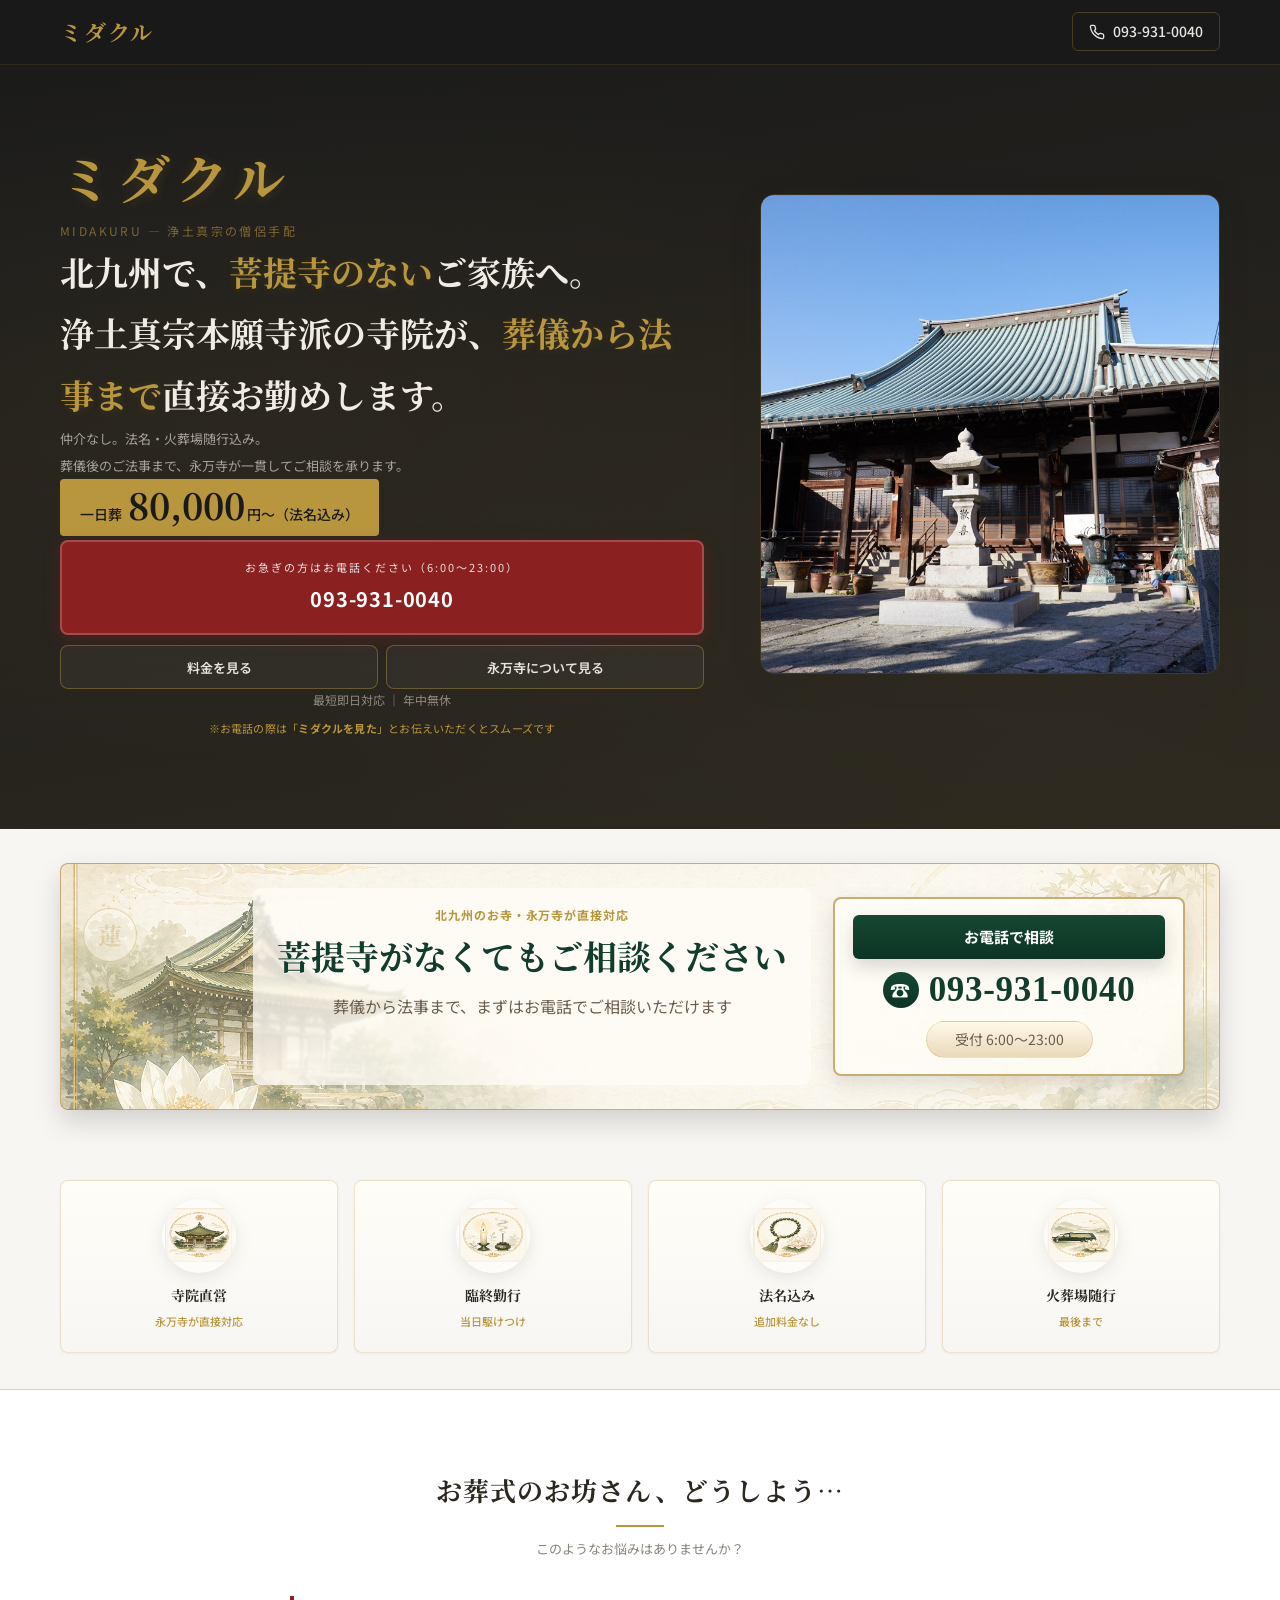
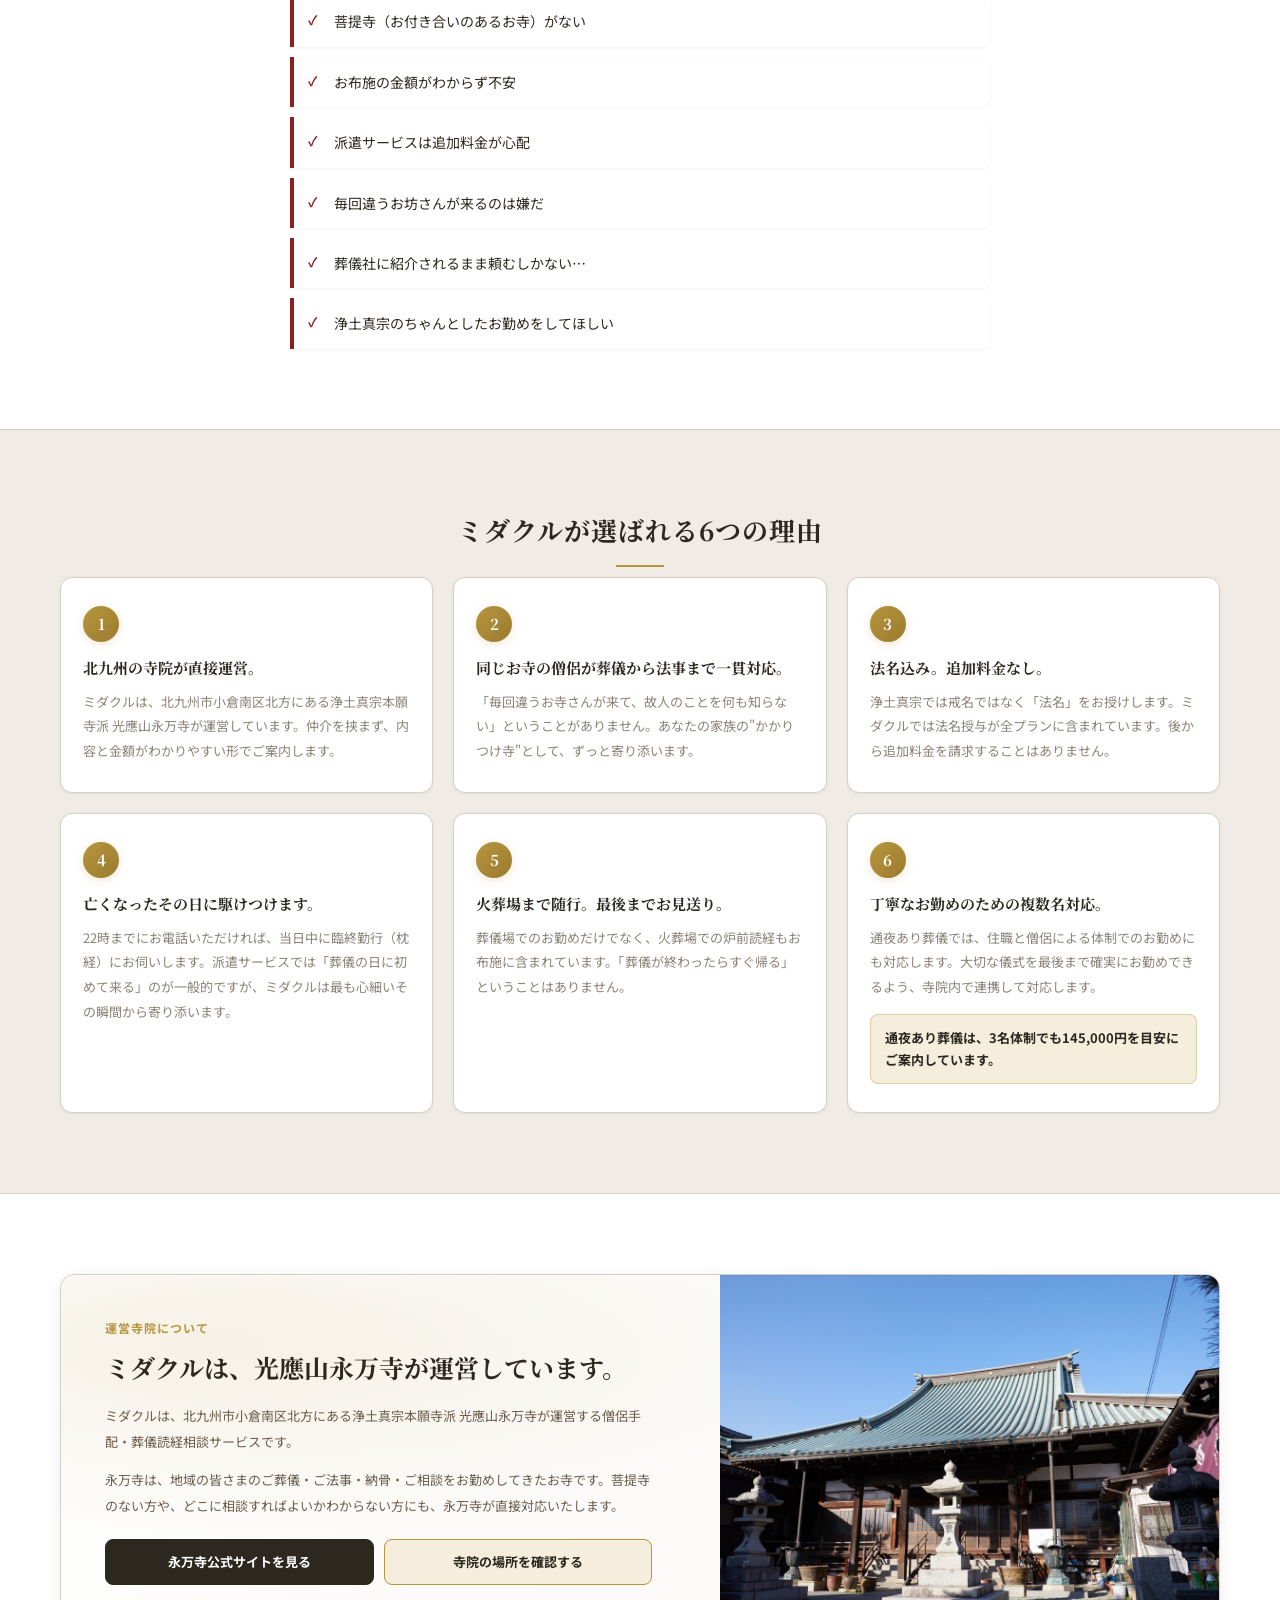
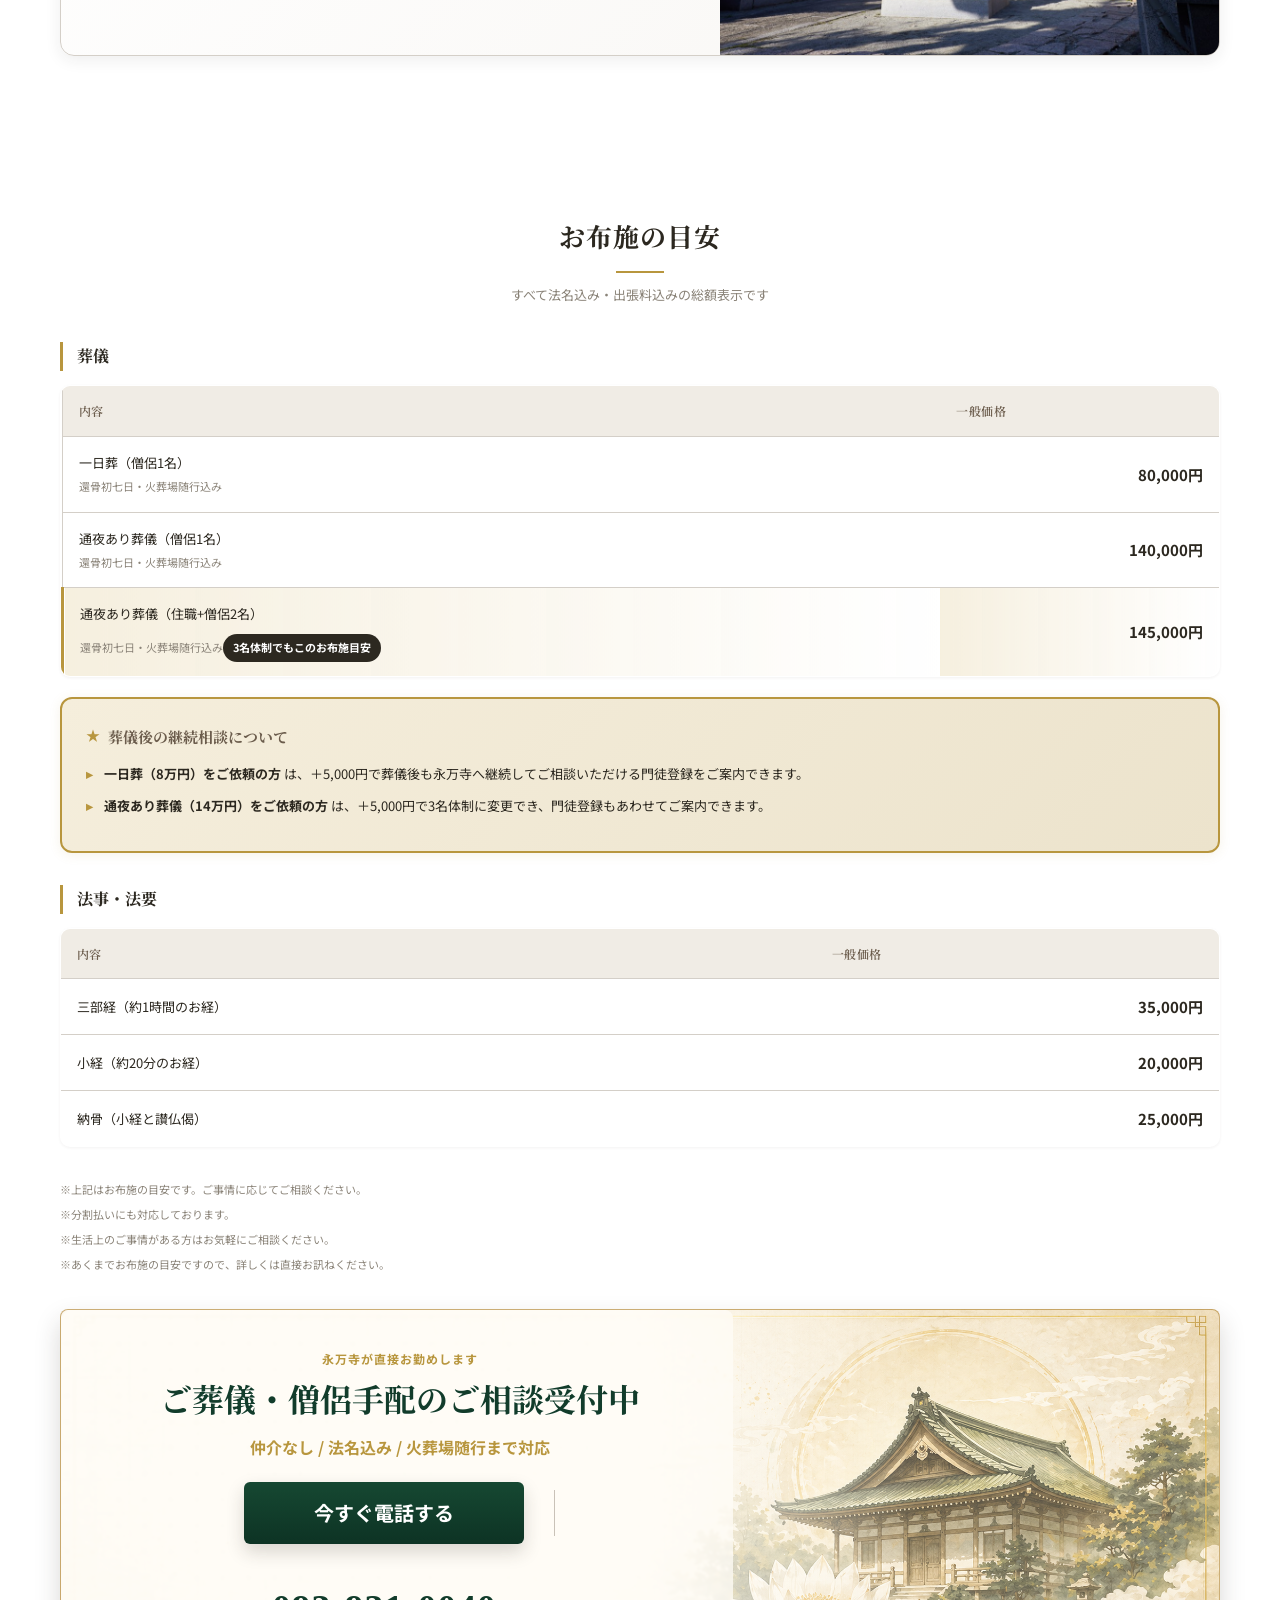
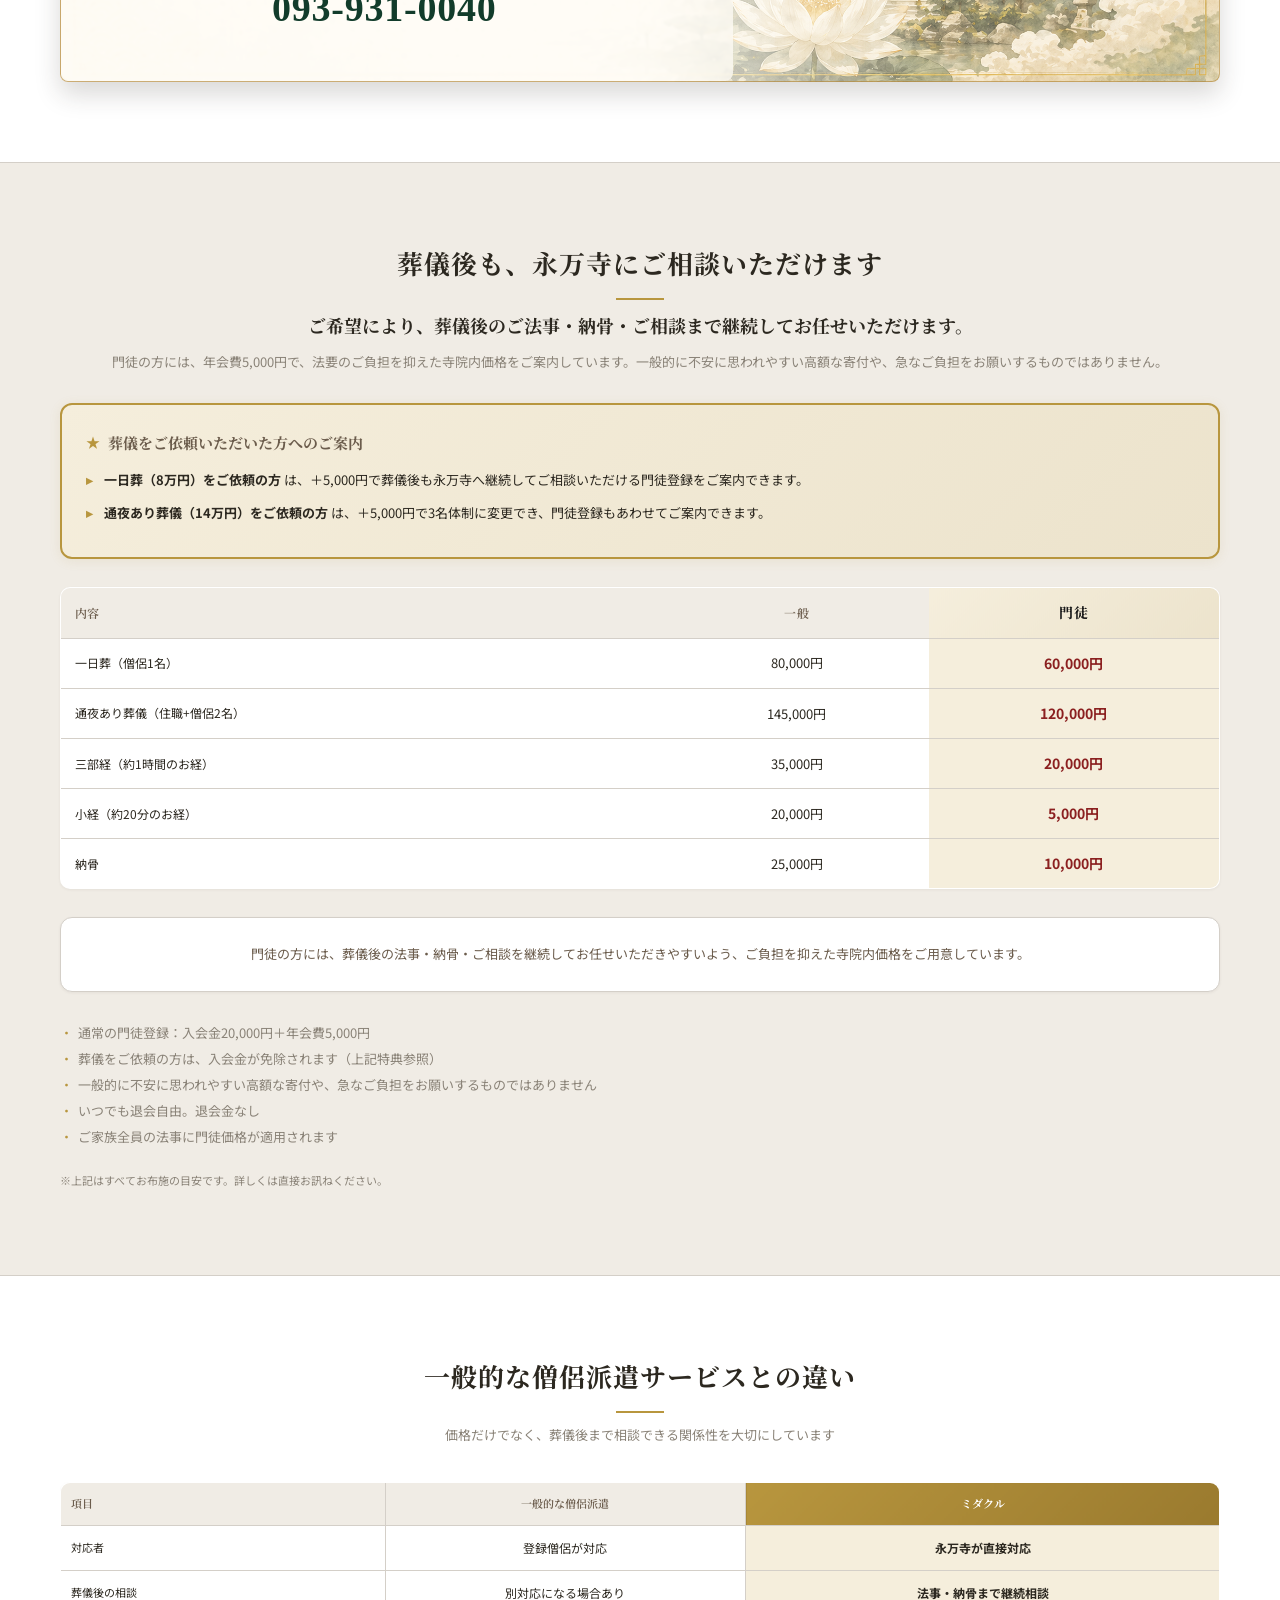
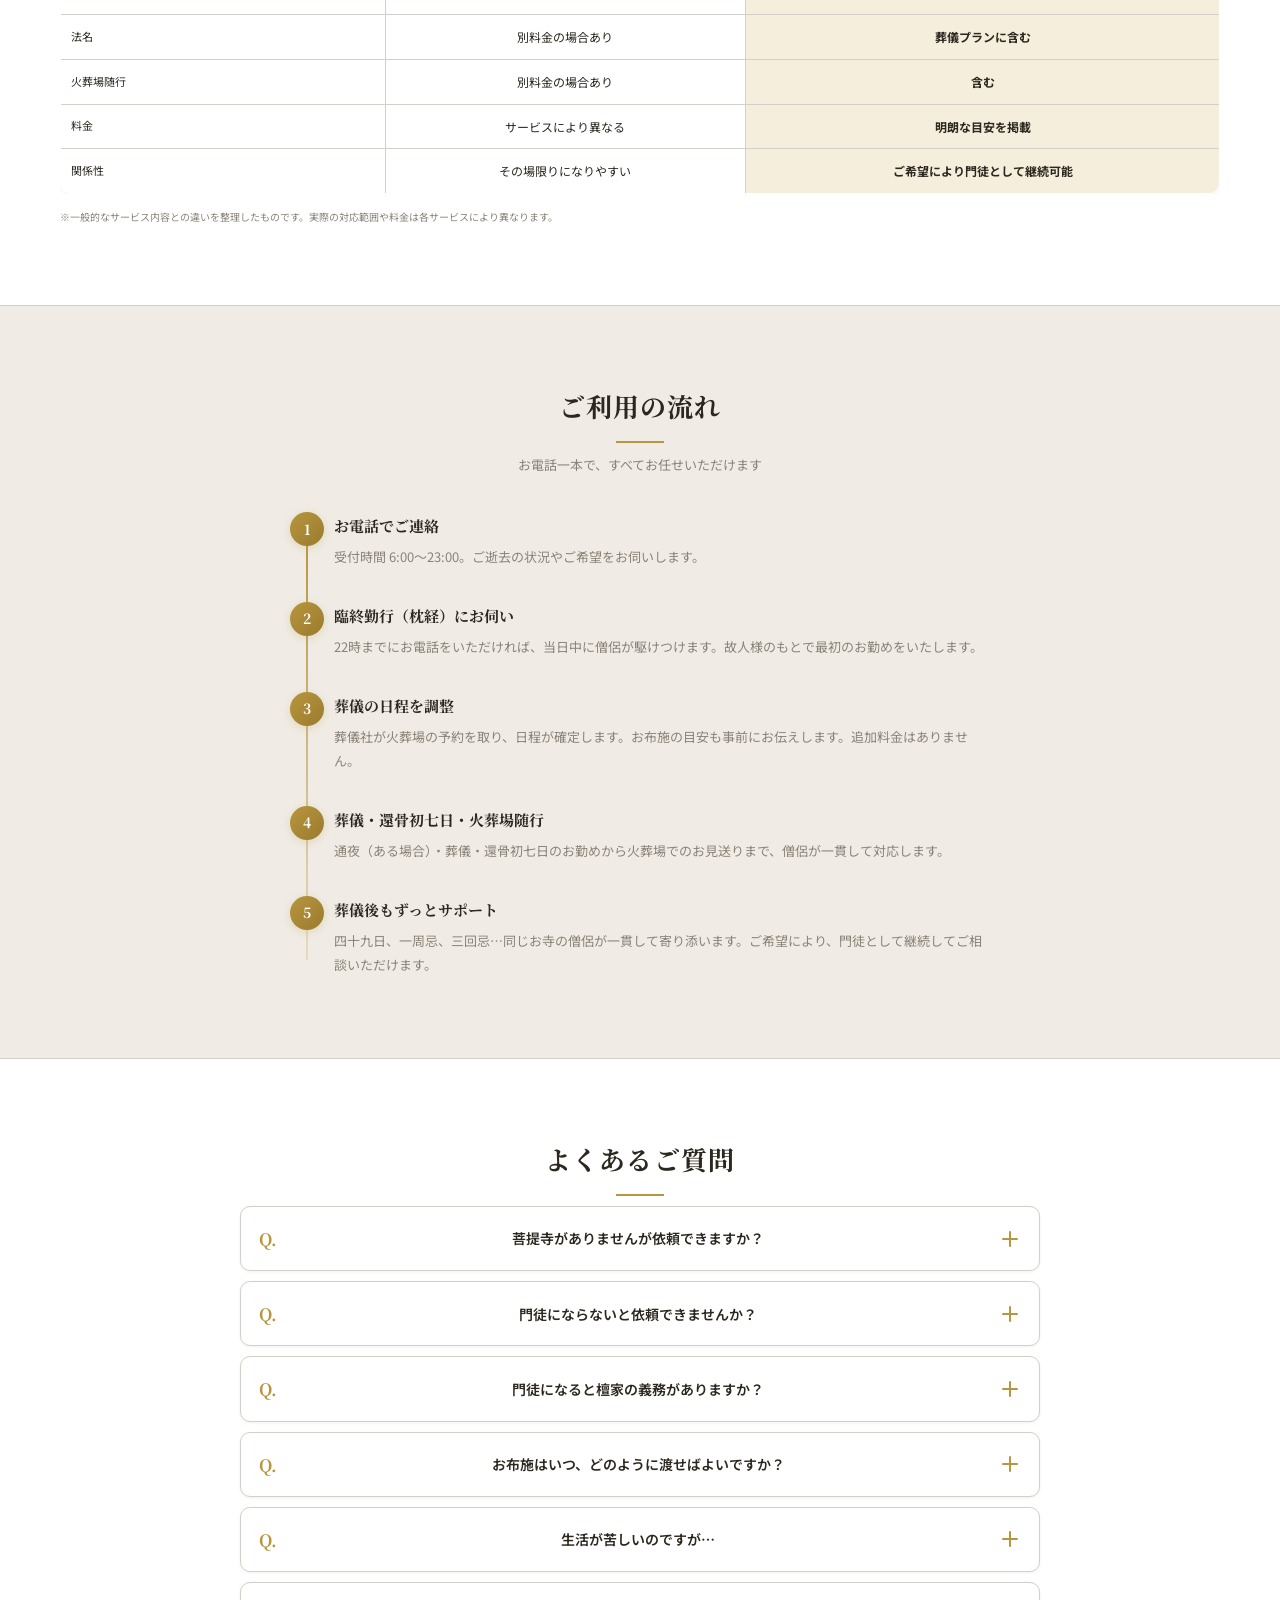
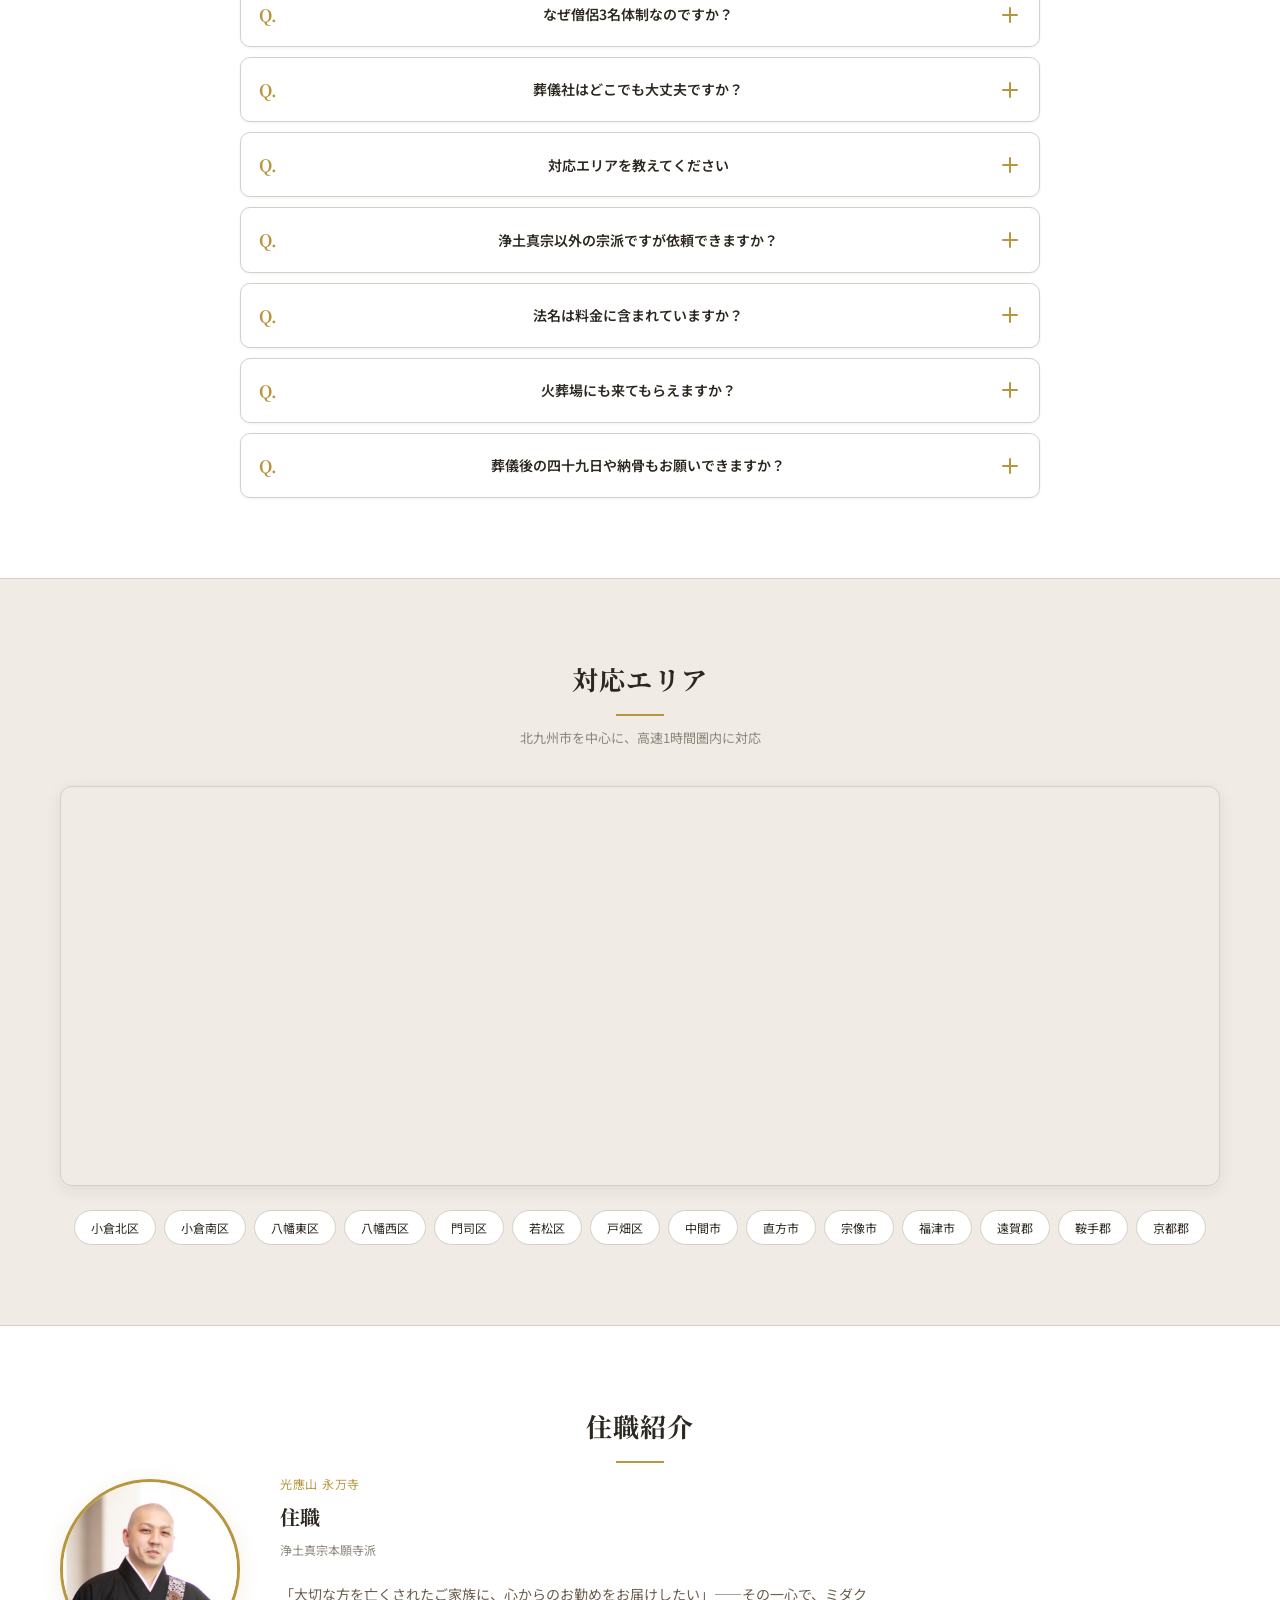
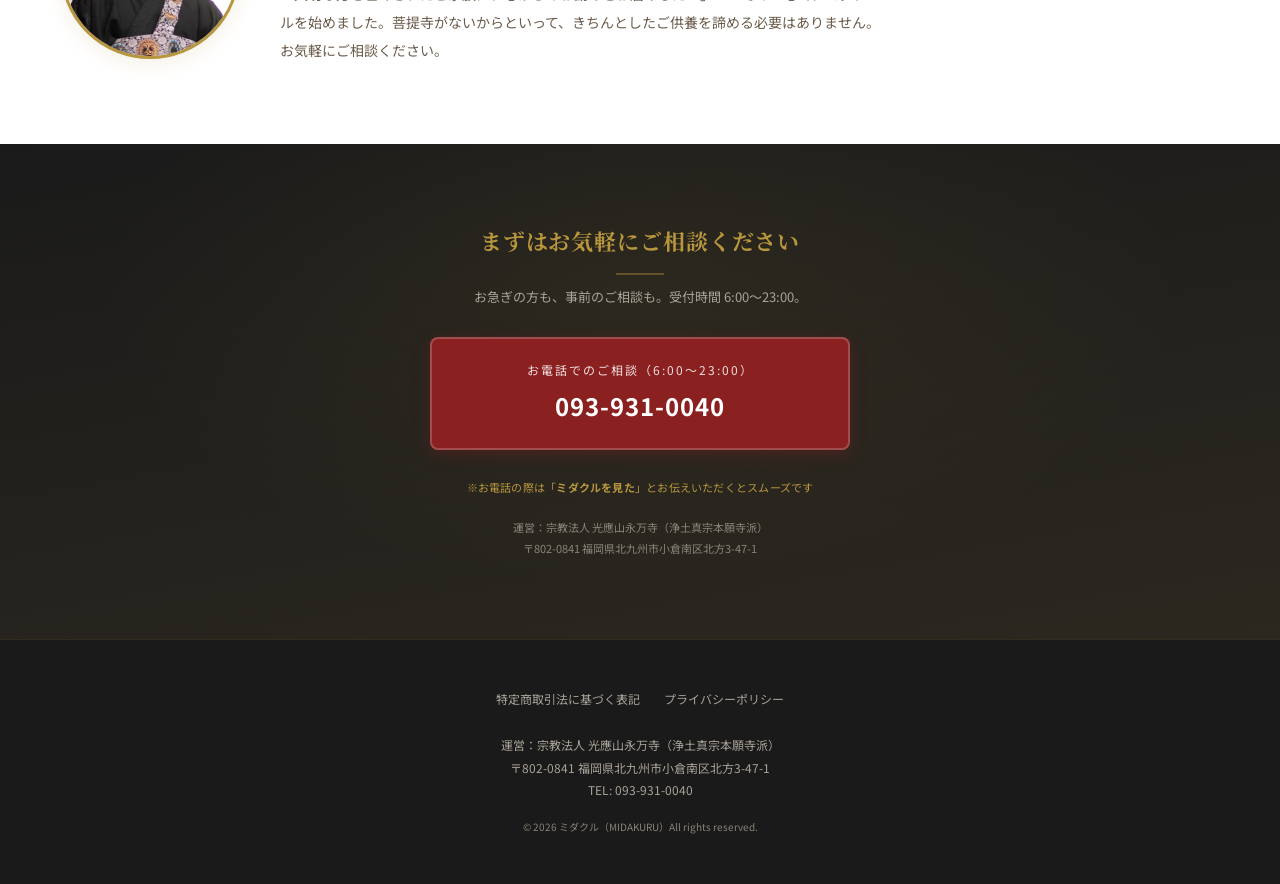
<file: index.html>
<!DOCTYPE html>
<html lang="ja">
<head>
  <meta charset="UTF-8">
  <meta name="viewport" content="width=device-width, initial-scale=1.0">

  <!-- GTM (head) -->
  <script>(function(w,d,s,l,i){w[l]=w[l]||[];w[l].push({'gtm.start':
  new Date().getTime(),event:'gtm.js'});var f=d.getElementsByTagName(s)[0],
  j=d.createElement(s),dl=l!='dataLayer'?'&l='+l:'';j.async=true;j.src=
  'https://www.googletagmanager.com/gtm.js?id='+i+dl;f.parentNode.insertBefore(j,f);
  })(window,document,'script','dataLayer','GTM-PJLS8CJ9');</script>

  <!-- GA4 -->
  <script async src="https://www.googletagmanager.com/gtag/js?id=G-Y7WQJVZDSZ"></script>
  <script>
  window.dataLayer = window.dataLayer || [];
  function gtag(){dataLayer.push(arguments);}
  gtag('js', new Date());
  gtag('config', 'G-Y7WQJVZDSZ');
  </script>

  <title>ミダクル | 北九州で菩提寺がない方の葬儀読経相談 — 永万寺が直接対応</title>
  <meta name="description" content="北九州市小倉南区の浄土真宗本願寺派寺院・光應山永万寺が運営する葬儀読経相談サービス。一日葬8万円〜、法名込み・火葬場随行込み。受付時間6:00〜23:00。">
  <meta name="keywords" content="僧侶派遣,北九州,お坊さん,葬儀,法事,浄土真宗,本願寺派,一日葬,家族葬,お布施">

  <!-- OGP -->
  <meta property="og:title" content="ミダクル | 北九州の僧侶手配サービス">
  <meta property="og:description" content="北九州の実在寺院・永万寺が直接対応。法名込み・火葬場随行込み。葬儀後のご法事までご相談いただけます。">
  <meta property="og:image" content="https://midakuru.jp/images/ogp.jpg">
  <meta property="og:url" content="https://midakuru.jp/">
  <meta property="og:type" content="website">
  <meta property="og:locale" content="ja_JP">

  <!-- Canonical -->
  <link rel="canonical" href="https://midakuru.jp/">

  <!-- Favicon -->
  <link rel="icon" href="/favicon.svg" type="image/svg+xml">

  <!-- Fonts -->
  <link rel="preconnect" href="https://fonts.googleapis.com">
  <link rel="preconnect" href="https://fonts.gstatic.com" crossorigin>
  <link href="https://fonts.googleapis.com/css2?family=Noto+Sans+JP:wght@400;500;600;700&family=Noto+Serif+JP:wght@400;700&display=swap" rel="stylesheet">

  <!-- Styles -->
  <link rel="stylesheet" href="css/style.css">

  <!-- JSON-LD: LocalBusiness -->
  <script type="application/ld+json">
  {
    "@context": "https://schema.org",
    "@type": ["LocalBusiness", "ReligiousOrganization"],
    "name": "ミダクル（MIDAKURU）",
    "description": "北九州市小倉南区の浄土真宗本願寺派寺院・光應山永万寺が運営する葬儀読経相談サービス",
    "url": "https://midakuru.jp",
    "telephone": "093-931-0040",
    "address": {
      "@type": "PostalAddress",
      "streetAddress": "北方3-47-1",
      "addressLocality": "北九州市小倉南区",
      "addressRegion": "福岡県",
      "postalCode": "802-0841",
      "addressCountry": "JP"
    },
    "openingHours": "Mo-Su 06:00-23:00",
    "openingHoursSpecification": {
      "@type": "OpeningHoursSpecification",
      "dayOfWeek": ["Monday","Tuesday","Wednesday","Thursday","Friday","Saturday","Sunday"],
      "opens": "06:00",
      "closes": "23:00"
    },
    "parentOrganization": {
      "@type": "BuddhistTemple",
      "name": "光應山 永万寺"
    },
    "areaServed": [
      {"@type": "City", "name": "北九州市"},
      {"@type": "City", "name": "中間市"},
      {"@type": "City", "name": "直方市"},
      {"@type": "City", "name": "宗像市"},
      {"@type": "City", "name": "福津市"},
      {"@type": "AdministrativeArea", "name": "京都郡"}
    ]
  }
  </script>

  <!-- JSON-LD: Service -->
  <script type="application/ld+json">
  {
    "@context": "https://schema.org",
    "@type": "Service",
    "serviceType": "葬儀読経相談・僧侶手配",
    "provider": {
      "@type": "ReligiousOrganization",
      "name": "ミダクル（MIDAKURU）"
    },
    "areaServed": "北九州市",
    "hasOfferCatalog": {
      "@type": "OfferCatalog",
      "name": "葬儀プラン",
      "itemListElement": [
        {
          "@type": "Offer",
          "name": "一日葬（僧侶1名）",
          "description": "還骨初七日・火葬場随行込み。法名込み。",
          "price": "80000",
          "priceCurrency": "JPY"
        },
        {
          "@type": "Offer",
          "name": "通夜あり葬儀（僧侶1名）",
          "description": "還骨初七日・火葬場随行込み。法名込み。",
          "price": "140000",
          "priceCurrency": "JPY"
        },
        {
          "@type": "Offer",
          "name": "通夜あり葬儀（住職+僧侶2名）",
          "description": "還骨初七日・火葬場随行込み。法名込み。3名体制。",
          "price": "145000",
          "priceCurrency": "JPY"
        }
      ]
    }
  }
  </script>

  <!-- JSON-LD: FAQPage -->
  <script type="application/ld+json">
  {
    "@context": "https://schema.org",
    "@type": "FAQPage",
    "mainEntity": [
      {
        "@type": "Question",
        "name": "菩提寺がありませんが依頼できますか？",
        "acceptedAnswer": {
          "@type": "Answer",
          "text": "はい。菩提寺のない方、どこに相談すればよいかわからない方もご相談いただけます。"
        }
      },
      {
        "@type": "Question",
        "name": "門徒にならないと依頼できませんか？",
        "acceptedAnswer": {
          "@type": "Answer",
          "text": "いいえ、門徒でなくても一般価格でご依頼いただけます。門徒登録は任意です。強制は一切ありません。"
        }
      },
      {
        "@type": "Question",
        "name": "門徒になると檀家の義務がありますか？",
        "acceptedAnswer": {
          "@type": "Answer",
          "text": "一般的に不安に思われやすい高額な寄付や、急なご負担をお願いするものではありません。"
        }
      },
      {
        "@type": "Question",
        "name": "お布施はいつ、どのように渡せばよいですか？",
        "acceptedAnswer": {
          "@type": "Answer",
          "text": "当日にお渡しいただくか、後日のお振込みでも結構です。分割払いにもご対応しております。"
        }
      },
      {
        "@type": "Question",
        "name": "生活が苦しいのですが…",
        "acceptedAnswer": {
          "@type": "Answer",
          "text": "ご事情をお聞かせください。金額のご相談や分割払いにも対応しております。お布施の金額で供養の質が変わることはありません。"
        }
      },
      {
        "@type": "Question",
        "name": "なぜ僧侶3名体制なのですか？",
        "acceptedAnswer": {
          "@type": "Answer",
          "text": "お葬式は一生に一度きりの大切な儀式です。もし読経の途中で僧侶が体調を崩したら、そのお葬式はやり直しがききません。大切な方の葬儀を確実に執り行えるよう、永万寺では3名体制でお勤めを行っています。丁寧さだけでなく「必ずお葬式を最後までやり遂げる」ための備えでもあります。"
        }
      },
      {
        "@type": "Question",
        "name": "葬儀社はどこでも大丈夫ですか？",
        "acceptedAnswer": {
          "@type": "Answer",
          "text": "はい、どの葬儀社をお使いでも対応いたします。葬儀場、ご自宅、火葬場どこへでもお伺いします。"
        }
      },
      {
        "@type": "Question",
        "name": "対応エリアを教えてください",
        "acceptedAnswer": {
          "@type": "Answer",
          "text": "北九州市全域（小倉北区・小倉南区・八幡東区・八幡西区・門司区・若松区・戸畑区）、中間市、直方市、宗像市、福津市、遠賀郡、鞍手郡、京都郡に対応しています。"
        }
      },
      {
        "@type": "Question",
        "name": "浄土真宗以外の宗派ですが依頼できますか？",
        "acceptedAnswer": {
          "@type": "Answer",
          "text": "お勤め自体は浄土真宗本願寺派の作法で行います。宗派にこだわりがなければ、どなたでもご利用いただけます。"
        }
      },
      {
        "@type": "Question",
        "name": "法名は料金に含まれていますか？",
        "acceptedAnswer": {
          "@type": "Answer",
          "text": "はい。葬儀プランには法名を含めてご案内しています。"
        }
      },
      {
        "@type": "Question",
        "name": "火葬場にも来てもらえますか？",
        "acceptedAnswer": {
          "@type": "Answer",
          "text": "はい。対応エリア内では、火葬場でのお勤めも含めてご案内しています。"
        }
      },
      {
        "@type": "Question",
        "name": "葬儀後の四十九日や納骨もお願いできますか？",
        "acceptedAnswer": {
          "@type": "Answer",
          "text": "はい。葬儀後のご法事・納骨・年忌法要まで継続してご相談いただけます。"
        }
      }
    ]
  }
  </script>
</head>
<body>
  <!-- GTM (noscript) -->
  <noscript><iframe src="https://www.googletagmanager.com/ns.html?id=GTM-PJLS8CJ9"
  height="0" width="0" style="display:none;visibility:hidden"></iframe></noscript>

  <!-- ========== Header ========== -->
  <header class="header">
    <div class="container">
      <a href="#" class="header__brand">ミダクル</a>
      <a href="tel:093-931-0040" class="header__phone">
        <svg class="header__phone-icon" viewBox="0 0 24 24" fill="none" stroke="currentColor" stroke-width="2" stroke-linecap="round" stroke-linejoin="round"><path d="M22 16.92v3a2 2 0 0 1-2.18 2 19.79 19.79 0 0 1-8.63-3.07 19.5 19.5 0 0 1-6-6 19.79 19.79 0 0 1-3.07-8.67A2 2 0 0 1 4.11 2h3a2 2 0 0 1 2 1.72c.127.96.361 1.903.7 2.81a2 2 0 0 1-.45 2.11L8.09 9.91a16 16 0 0 0 6 6l1.27-1.27a2 2 0 0 1 2.11-.45c.907.339 1.85.573 2.81.7A2 2 0 0 1 22 16.92z"/></svg>
        093-931-0040
      </a>
    </div>
  </header>

  <!-- ========== 1. Hero ========== -->
  <section class="hero" id="top">
    <div class="container">
      <div class="hero__content">
        <div class="hero__brand">ミダクル</div>
        <div class="hero__sub-brand">MIDAKURU — 浄土真宗の僧侶手配</div>

        <h1 class="hero__copy">
          北九州で、<span class="gold">菩提寺のない</span>ご家族へ。<br>
          浄土真宗本願寺派の寺院が、<span class="gold">葬儀から法事まで</span>直接お勤めします。
        </h1>

        <p class="hero__desc">
          仲介なし。法名・火葬場随行込み。<br>
          葬儀後のご法事まで、永万寺が一貫してご相談を承ります。
        </p>

        <div class="hero__badge">
          <span class="hero__badge-label">一日葬</span>
          <span class="hero__badge-price">80,000</span>
          <span class="hero__badge-unit">円〜（法名込み）</span>
        </div>

        <div class="hero__cta-wrap">
          <a href="tel:093-931-0040" class="btn-phone">
            <span class="btn-phone__label">お急ぎの方はお電話ください（6:00〜23:00）</span>
            <span class="btn-phone__number">093-931-0040</span>
          </a>
          <div class="hero__link-row">
            <a href="#price-funeral">料金を見る</a>
            <a href="#temple">永万寺について見る</a>
          </div>
        </div>

        <p class="hero__hours">最短即日対応 ｜ 年中無休</p>
        <p class="cta-note">※お電話の際は「<strong>ミダクルを見た</strong>」とお伝えいただくとスムーズです</p>
      </div>

      <div class="hero__image">
        <img src="images/hero-bg.jpg" alt="光應山 永万寺" width="1200" height="800" loading="eager">
      </div>
    </div>
  </section>

  <!-- ========== Motion Banner A ========== -->
  <section class="motion-banner-section" data-reveal>
    <div class="container">
      <div class="motion-banner motion-banner--hero" aria-label="ミダクル 電話相談バナー">
        <div class="motion-banner__art" aria-hidden="true">
          <div class="motion-banner__cloud motion-banner__cloud--one"></div>
          <div class="motion-banner__cloud motion-banner__cloud--two"></div>
          <div class="temple-illust">
            <div class="temple-illust__roof"></div>
            <div class="temple-illust__body"></div>
            <div class="temple-illust__base"></div>
          </div>
          <div class="lotus-mark">蓮</div>
        </div>
        <div class="motion-banner__copy">
          <p class="motion-banner__eyebrow">北九州のお寺・永万寺が直接対応</p>
          <h2 class="motion-banner__headline">菩提寺がなくてもご相談ください</h2>
          <p class="motion-banner__text">葬儀から法事まで、まずはお電話でご相談いただけます</p>
          <div class="motion-banner__rotator" aria-hidden="true">
            <span>法名込み</span>
            <span>火葬場随行込み</span>
            <span>葬儀後の法事まで相談可</span>
          </div>
        </div>
        <a href="tel:093-931-0040" class="motion-banner__phone-panel">
          <span class="motion-banner__phone-label">お電話で相談</span>
          <strong class="motion-banner__phone-number">093-931-0040</strong>
          <span class="motion-banner__hours">受付 6:00〜23:00</span>
        </a>
      </div>
    </div>
  </section>

  <!-- ========== 2. Trust Bar ========== -->
  <section class="trust-bar" data-reveal>
    <div class="container">
      <div class="trust-bar__grid">
        <div class="trust-bar__item">
          <div class="trust-bar__icon trust-bar__icon--temple" aria-hidden="true"></div>
          <div class="trust-bar__title">寺院直営</div>
          <div class="trust-bar__text">永万寺が直接対応</div>
        </div>
        <div class="trust-bar__item">
          <div class="trust-bar__icon trust-bar__icon--candle" aria-hidden="true"></div>
          <div class="trust-bar__title">臨終勤行</div>
          <div class="trust-bar__text">当日駆けつけ</div>
        </div>
        <div class="trust-bar__item">
          <div class="trust-bar__icon trust-bar__icon--beads" aria-hidden="true"></div>
          <div class="trust-bar__title">法名込み</div>
          <div class="trust-bar__text">追加料金なし</div>
        </div>
        <div class="trust-bar__item">
          <div class="trust-bar__icon trust-bar__icon--hearse" aria-hidden="true"></div>
          <div class="trust-bar__title">火葬場随行</div>
          <div class="trust-bar__text">最後まで</div>
        </div>
      </div>
    </div>
  </section>

  <!-- ========== 3. Pain Points ========== -->
  <section class="section section--white" data-reveal>
    <div class="container">
      <h2 class="section-title">お葬式のお坊さん、どうしよう…</h2>
      <p class="section-subtitle">このようなお悩みはありませんか？</p>

      <div class="pain__list">
        <div class="pain__item">菩提寺（お付き合いのあるお寺）がない</div>
        <div class="pain__item">お布施の金額がわからず不安</div>
        <div class="pain__item">派遣サービスは追加料金が心配</div>
        <div class="pain__item">毎回違うお坊さんが来るのは嫌だ</div>
        <div class="pain__item">葬儀社に紹介されるまま頼むしかない…</div>
        <div class="pain__item">浄土真宗のちゃんとしたお勤めをしてほしい</div>
      </div>
    </div>
  </section>

  <!-- ========== 4. Reasons ========== -->
  <section class="section section--alt" id="reasons" data-reveal>
    <div class="container">
      <h2 class="section-title">ミダクルが選ばれる6つの理由</h2>
      <div class="reasons__grid">
        <div class="reason-card">
          <div class="reason-card__number">1</div>
          <h3 class="reason-card__title">北九州の寺院が直接運営。</h3>
          <p class="reason-card__text">ミダクルは、北九州市小倉南区北方にある浄土真宗本願寺派 光應山永万寺が運営しています。仲介を挟まず、内容と金額がわかりやすい形でご案内します。</p>
        </div>
        <div class="reason-card">
          <div class="reason-card__number">2</div>
          <h3 class="reason-card__title">同じお寺の僧侶が葬儀から法事まで一貫対応。</h3>
          <p class="reason-card__text">「毎回違うお寺さんが来て、故人のことを何も知らない」ということがありません。あなたの家族の"かかりつけ寺"として、ずっと寄り添います。</p>
        </div>
        <div class="reason-card">
          <div class="reason-card__number">3</div>
          <h3 class="reason-card__title">法名込み。追加料金なし。</h3>
          <p class="reason-card__text">浄土真宗では戒名ではなく「法名」をお授けします。ミダクルでは法名授与が全プランに含まれています。後から追加料金を請求することはありません。</p>
        </div>
        <div class="reason-card">
          <div class="reason-card__number">4</div>
          <h3 class="reason-card__title">亡くなったその日に駆けつけます。</h3>
          <p class="reason-card__text">22時までにお電話いただければ、当日中に臨終勤行（枕経）にお伺いします。派遣サービスでは「葬儀の日に初めて来る」のが一般的ですが、ミダクルは最も心細いその瞬間から寄り添います。</p>
        </div>
        <div class="reason-card">
          <div class="reason-card__number">5</div>
          <h3 class="reason-card__title">火葬場まで随行。最後までお見送り。</h3>
          <p class="reason-card__text">葬儀場でのお勤めだけでなく、火葬場での炉前読経もお布施に含まれています。「葬儀が終わったらすぐ帰る」ということはありません。</p>
        </div>
        <div class="reason-card">
          <div class="reason-card__number">6</div>
          <h3 class="reason-card__title">丁寧なお勤めのための複数名対応。</h3>
          <p class="reason-card__text">通夜あり葬儀では、住職と僧侶による体制でのお勤めにも対応します。大切な儀式を最後まで確実にお勤めできるよう、寺院内で連携して対応します。</p>
          <p class="reason-card__emphasis">通夜あり葬儀は、3名体制でも145,000円を目安にご案内しています。</p>
        </div>
      </div>
    </div>
  </section>

  <!-- ========== 5. Temple ========== -->
  <section class="section section--white" id="temple" data-reveal>
    <div class="container">
      <div class="temple-block">
        <div class="temple-block__content">
          <p class="temple-block__eyebrow">運営寺院について</p>
          <h2 class="temple-block__title">ミダクルは、光應山永万寺が運営しています。</h2>
          <p class="temple-block__text">
            ミダクルは、北九州市小倉南区北方にある浄土真宗本願寺派 光應山永万寺が運営する僧侶手配・葬儀読経相談サービスです。
          </p>
          <p class="temple-block__text">
            永万寺は、地域の皆さまのご葬儀・ご法事・納骨・ご相談をお勤めしてきたお寺です。菩提寺のない方や、どこに相談すればよいかわからない方にも、永万寺が直接対応いたします。
          </p>
          <div class="temple-block__actions">
            <a href="https://eimanji.com/" target="_blank" rel="noopener">永万寺公式サイトを見る</a>
            <a href="#area">寺院の場所を確認する</a>
          </div>
        </div>
        <div class="temple-block__photo">
          <img src="images/hero-bg.jpg" alt="光應山 永万寺の外観" width="1200" height="800" loading="lazy">
        </div>
      </div>
    </div>
  </section>

  <!-- ========== 6. Pricing ========== -->
  <section class="section section--white" id="price-funeral" data-reveal>
    <div class="container">
      <h2 class="section-title">お布施の目安</h2>
      <p class="section-subtitle">すべて法名込み・出張料込みの総額表示です</p>

      <!-- 葬儀 -->
      <div class="pricing__block">
        <h3 class="pricing__heading">葬儀</h3>
        <table class="price-table">
          <thead>
            <tr><th>内容</th><th>一般価格</th></tr>
          </thead>
          <tbody>
            <tr><td>一日葬（僧侶1名）<br><small>還骨初七日・火葬場随行込み</small></td><td>80,000円</td></tr>
            <tr><td>通夜あり葬儀（僧侶1名）<br><small>還骨初七日・火葬場随行込み</small></td><td>140,000円</td></tr>
            <tr class="price-table__highlight"><td>通夜あり葬儀（住職+僧侶2名）<br><small>還骨初七日・火葬場随行込み</small><span class="price-table__badge">3名体制でもこのお布施目安</span></td><td>145,000円</td></tr>
          </tbody>
        </table>

        <div class="offer-box">
          <div class="offer-box__title">葬儀後の継続相談について</div>
          <div class="offer-box__item"><strong>一日葬（8万円）をご依頼の方</strong> は、＋5,000円で葬儀後も永万寺へ継続してご相談いただける門徒登録をご案内できます。</div>
          <div class="offer-box__item"><strong>通夜あり葬儀（14万円）をご依頼の方</strong> は、＋5,000円で3名体制に変更でき、門徒登録もあわせてご案内できます。</div>
        </div>
      </div>

      <!-- 法事 -->
      <div class="pricing__block" id="price-honji">
        <h3 class="pricing__heading">法事・法要</h3>
        <table class="price-table">
          <thead>
            <tr><th>内容</th><th>一般価格</th></tr>
          </thead>
          <tbody>
            <tr><td>三部経（約1時間のお経）</td><td>35,000円</td></tr>
            <tr><td>小経（約20分のお経）</td><td>20,000円</td></tr>
            <tr><td>納骨（小経と讃仏偈）</td><td>25,000円</td></tr>
          </tbody>
        </table>
      </div>

      <div class="pricing__notes">
        <p>※上記はお布施の目安です。ご事情に応じてご相談ください。</p>
        <p>※分割払いにも対応しております。</p>
        <p>※生活上のご事情がある方はお気軽にご相談ください。</p>
        <p>※あくまでお布施の目安ですので、詳しくは直接お訊ねください。</p>
      </div>

      <div class="motion-banner motion-banner--content" aria-label="ご葬儀・僧侶手配の相談バナー">
        <div class="motion-banner__copy">
          <p class="motion-banner__eyebrow">永万寺が直接お勤めします</p>
          <h2 class="motion-banner__headline">ご葬儀・僧侶手配のご相談受付中</h2>
          <p class="motion-banner__feature">仲介なし / 法名込み / 火葬場随行まで対応</p>
          <div class="motion-banner__actions">
            <a href="tel:093-931-0040" class="motion-banner__button">今すぐ電話する</a>
            <span class="motion-banner__inline-number">093-931-0040</span>
          </div>
        </div>
        <div class="motion-banner__art motion-banner__art--wide" aria-hidden="true">
          <div class="motion-banner__cloud motion-banner__cloud--one"></div>
          <div class="motion-banner__cloud motion-banner__cloud--two"></div>
          <div class="temple-illust temple-illust--large">
            <div class="temple-illust__roof"></div>
            <div class="temple-illust__body"></div>
            <div class="temple-illust__base"></div>
          </div>
          <div class="lotus-mark lotus-mark--large">蓮</div>
        </div>
      </div>
    </div>
  </section>

  <!-- ========== 7. Monto ========== -->
  <section class="section section--alt" id="monto" data-reveal>
    <div class="container">
      <h2 class="section-title">葬儀後も、永万寺にご相談いただけます</h2>

      <p class="monto__catch">ご希望により、葬儀後のご法事・納骨・ご相談まで継続してお任せいただけます。</p>
      <p class="monto__sub">門徒の方には、年会費5,000円で、法要のご負担を抑えた寺院内価格をご案内しています。一般的に不安に思われやすい高額な寄付や、急なご負担をお願いするものではありません。</p>

      <div class="offer-box">
        <div class="offer-box__title">葬儀をご依頼いただいた方へのご案内</div>
        <div class="offer-box__item"><strong>一日葬（8万円）をご依頼の方</strong> は、＋5,000円で葬儀後も永万寺へ継続してご相談いただける門徒登録をご案内できます。</div>
        <div class="offer-box__item"><strong>通夜あり葬儀（14万円）をご依頼の方</strong> は、＋5,000円で3名体制に変更でき、門徒登録もあわせてご案内できます。</div>
      </div>

      <!-- 比較表 -->
      <table class="compare-table">
        <thead>
          <tr><th>内容</th><th>一般</th><th class="col-monto">門徒</th></tr>
        </thead>
        <tbody>
          <tr><td>一日葬（僧侶1名）</td><td>80,000円</td><td class="col-monto">60,000円</td></tr>
          <tr><td>通夜あり葬儀（住職+僧侶2名）</td><td>145,000円</td><td class="col-monto">120,000円</td></tr>
          <tr><td>三部経（約1時間のお経）</td><td>35,000円</td><td class="col-monto">20,000円</td></tr>
          <tr><td>小経（約20分のお経）</td><td>20,000円</td><td class="col-monto">5,000円</td></tr>
          <tr><td>納骨</td><td>25,000円</td><td class="col-monto">10,000円</td></tr>
        </tbody>
      </table>

      <div class="monto-message">
        門徒の方には、葬儀後の法事・納骨・ご相談を継続してお任せいただきやすいよう、ご負担を抑えた寺院内価格をご用意しています。
      </div>

      <ul class="monto__info">
        <li>通常の門徒登録：入会金20,000円＋年会費5,000円</li>
        <li>葬儀をご依頼の方は、入会金が免除されます（上記特典参照）</li>
        <li>一般的に不安に思われやすい高額な寄付や、急なご負担をお願いするものではありません</li>
        <li>いつでも退会自由。退会金なし</li>
        <li>ご家族全員の法事に門徒価格が適用されます</li>
      </ul>

      <div class="pricing__notes" style="margin-top: 20px;">
        <p>※上記はすべてお布施の目安です。詳しくは直接お訊ねください。</p>
      </div>
    </div>
  </section>

  <!-- ========== 8. Service Difference ========== -->
  <section class="section section--white" data-reveal>
    <div class="container">
      <h2 class="section-title">一般的な僧侶派遣サービスとの違い</h2>
      <p class="section-subtitle">価格だけでなく、葬儀後まで相談できる関係性を大切にしています</p>

      <div class="competitor-table-wrap">
        <table class="competitor-table">
          <thead>
            <tr>
              <th>項目</th>
              <th>一般的な僧侶派遣</th>
              <th class="col-midakuru">ミダクル</th>
            </tr>
          </thead>
          <tbody>
            <tr><td>対応者</td><td>登録僧侶が対応</td><td class="col-midakuru">永万寺が直接対応</td></tr>
            <tr><td>葬儀後の相談</td><td>別対応になる場合あり</td><td class="col-midakuru">法事・納骨まで継続相談</td></tr>
            <tr><td>法名</td><td>別料金の場合あり</td><td class="col-midakuru">葬儀プランに含む</td></tr>
            <tr><td>火葬場随行</td><td>別料金の場合あり</td><td class="col-midakuru">含む</td></tr>
            <tr><td>料金</td><td>サービスにより異なる</td><td class="col-midakuru">明朗な目安を掲載</td></tr>
            <tr><td>関係性</td><td>その場限りになりやすい</td><td class="col-midakuru">ご希望により門徒として継続可能</td></tr>
          </tbody>
        </table>
      </div>
      <p class="competitor-note">※一般的なサービス内容との違いを整理したものです。実際の対応範囲や料金は各サービスにより異なります。</p>
    </div>
  </section>

  <!-- ========== 8. Flow ========== -->
  <section class="section section--alt" data-reveal>
    <div class="container">
      <h2 class="section-title">ご利用の流れ</h2>
      <p class="section-subtitle">お電話一本で、すべてお任せいただけます</p>

      <div class="flow__timeline">
        <div class="flow__step">
          <div class="flow__number">1</div>
          <h3 class="flow__title">お電話でご連絡</h3>
          <p class="flow__text">受付時間 6:00〜23:00。ご逝去の状況やご希望をお伺いします。</p>
        </div>
        <div class="flow__step">
          <div class="flow__number">2</div>
          <h3 class="flow__title">臨終勤行（枕経）にお伺い</h3>
          <p class="flow__text">22時までにお電話をいただければ、当日中に僧侶が駆けつけます。故人様のもとで最初のお勤めをいたします。</p>
        </div>
        <div class="flow__step">
          <div class="flow__number">3</div>
          <h3 class="flow__title">葬儀の日程を調整</h3>
          <p class="flow__text">葬儀社が火葬場の予約を取り、日程が確定します。お布施の目安も事前にお伝えします。追加料金はありません。</p>
        </div>
        <div class="flow__step">
          <div class="flow__number">4</div>
          <h3 class="flow__title">葬儀・還骨初七日・火葬場随行</h3>
          <p class="flow__text">通夜（ある場合）・葬儀・還骨初七日のお勤めから火葬場でのお見送りまで、僧侶が一貫して対応します。</p>
        </div>
        <div class="flow__step">
          <div class="flow__number">5</div>
          <h3 class="flow__title">葬儀後もずっとサポート</h3>
          <p class="flow__text">四十九日、一周忌、三回忌…同じお寺の僧侶が一貫して寄り添います。ご希望により、門徒として継続してご相談いただけます。</p>
        </div>
      </div>
    </div>
  </section>

  <!-- ========== 9. FAQ ========== -->
  <section class="section section--white" id="faq" data-reveal>
    <div class="container">
      <h2 class="section-title">よくあるご質問</h2>

      <div class="faq__list">
        <div class="faq__item">
          <button class="faq__question" aria-expanded="false">
            菩提寺がありませんが依頼できますか？
            <span class="faq__icon"></span>
          </button>
          <div class="faq__answer"><div class="faq__answer-inner">はい。菩提寺のない方、どこに相談すればよいかわからない方もご相談いただけます。</div></div>
        </div>
        <div class="faq__item">
          <button class="faq__question" aria-expanded="false">
            門徒にならないと依頼できませんか？
            <span class="faq__icon"></span>
          </button>
          <div class="faq__answer"><div class="faq__answer-inner">いいえ、門徒でなくても一般価格でご依頼いただけます。門徒登録は任意です。強制は一切ありません。</div></div>
        </div>
        <div class="faq__item">
          <button class="faq__question" aria-expanded="false">
            門徒になると檀家の義務がありますか？
            <span class="faq__icon"></span>
          </button>
          <div class="faq__answer"><div class="faq__answer-inner">一般的に不安に思われやすい高額な寄付や、急なご負担をお願いするものではありません。門徒登録は、ご希望の方に葬儀後も永万寺へ継続してご相談いただくためのご案内です。</div></div>
        </div>
        <div class="faq__item">
          <button class="faq__question" aria-expanded="false">
            お布施はいつ、どのように渡せばよいですか？
            <span class="faq__icon"></span>
          </button>
          <div class="faq__answer"><div class="faq__answer-inner">当日にお渡しいただくか、後日のお振込みでも結構です。分割払いにもご対応しております。</div></div>
        </div>
        <div class="faq__item">
          <button class="faq__question" aria-expanded="false">
            生活が苦しいのですが…
            <span class="faq__icon"></span>
          </button>
          <div class="faq__answer"><div class="faq__answer-inner">ご事情をお聞かせください。金額のご相談や分割払いにも対応しております。お布施の金額で供養の質が変わることはありません。</div></div>
        </div>
        <div class="faq__item">
          <button class="faq__question" aria-expanded="false">
            なぜ僧侶3名体制なのですか？
            <span class="faq__icon"></span>
          </button>
          <div class="faq__answer"><div class="faq__answer-inner">お葬式は一生に一度きりの大切な儀式です。もし読経の途中で僧侶が体調を崩したら、そのお葬式はやり直しがききません。大切な方の葬儀を確実に執り行えるよう、永万寺では3名体制でお勤めを行っています。丁寧さだけでなく「必ずお葬式を最後までやり遂げる」ための備えでもあります。</div></div>
        </div>
        <div class="faq__item">
          <button class="faq__question" aria-expanded="false">
            葬儀社はどこでも大丈夫ですか？
            <span class="faq__icon"></span>
          </button>
          <div class="faq__answer"><div class="faq__answer-inner">はい、どの葬儀社をお使いでも対応いたします。葬儀場、ご自宅、火葬場どこへでもお伺いします。</div></div>
        </div>
        <div class="faq__item">
          <button class="faq__question" aria-expanded="false">
            対応エリアを教えてください
            <span class="faq__icon"></span>
          </button>
          <div class="faq__answer"><div class="faq__answer-inner">北九州市全域（小倉北区・小倉南区・八幡東区・八幡西区・門司区・若松区・戸畑区）、中間市、直方市、宗像市、福津市、遠賀郡、鞍手郡、京都郡に対応しています。</div></div>
        </div>
        <div class="faq__item">
          <button class="faq__question" aria-expanded="false">
            浄土真宗以外の宗派ですが依頼できますか？
            <span class="faq__icon"></span>
          </button>
          <div class="faq__answer"><div class="faq__answer-inner">お勤め自体は浄土真宗本願寺派の作法で行います。宗派にこだわりがなければ、どなたでもご利用いただけます。</div></div>
        </div>
        <div class="faq__item">
          <button class="faq__question" aria-expanded="false">
            法名は料金に含まれていますか？
            <span class="faq__icon"></span>
          </button>
          <div class="faq__answer"><div class="faq__answer-inner">はい。葬儀プランには法名を含めてご案内しています。</div></div>
        </div>
        <div class="faq__item">
          <button class="faq__question" aria-expanded="false">
            火葬場にも来てもらえますか？
            <span class="faq__icon"></span>
          </button>
          <div class="faq__answer"><div class="faq__answer-inner">はい。対応エリア内では、火葬場でのお勤めも含めてご案内しています。</div></div>
        </div>
        <div class="faq__item">
          <button class="faq__question" aria-expanded="false">
            葬儀後の四十九日や納骨もお願いできますか？
            <span class="faq__icon"></span>
          </button>
          <div class="faq__answer"><div class="faq__answer-inner">はい。葬儀後のご法事・納骨・年忌法要まで継続してご相談いただけます。</div></div>
        </div>
      </div>
    </div>
  </section>

  <!-- ========== 10. Area ========== -->
  <section class="section section--alt" id="area" data-reveal>
    <div class="container">
      <h2 class="section-title">対応エリア</h2>
      <p class="section-subtitle">北九州市を中心に、高速1時間圏内に対応</p>

      <div class="area__map">
        <iframe
          src="https://www.google.com/maps/embed?pb=!1m18!1m12!1m3!1d26593.06!2d130.8773!3d33.8547!2m3!1f0!2f0!3f0!3m2!1i1024!2i768!4f13.1!3m3!1m2!1s0x3543c12b7ae06a1b%3A0x2e47c15b39ae9c3c!2z5rC45LiH5a-6!5e0!3m2!1sja!2sjp!4v1"
          allowfullscreen=""
          loading="lazy"
          referrerpolicy="no-referrer-when-downgrade"
          title="永万寺の所在地"></iframe>
      </div>

      <div class="area__list">
        <span class="area__tag">小倉北区</span>
        <span class="area__tag">小倉南区</span>
        <span class="area__tag">八幡東区</span>
        <span class="area__tag">八幡西区</span>
        <span class="area__tag">門司区</span>
        <span class="area__tag">若松区</span>
        <span class="area__tag">戸畑区</span>
        <span class="area__tag">中間市</span>
        <span class="area__tag">直方市</span>
        <span class="area__tag">宗像市</span>
        <span class="area__tag">福津市</span>
        <span class="area__tag">遠賀郡</span>
        <span class="area__tag">鞍手郡</span>
        <span class="area__tag">京都郡</span>
      </div>
    </div>
  </section>

  <!-- ========== 11. Profile ========== -->
  <section class="section section--white" data-reveal>
    <div class="container">
      <h2 class="section-title">住職紹介</h2>

      <div class="profile__wrap">
        <div class="profile__photo">
          <img src="images/profile.jpg" alt="永万寺 住職" width="400" height="466" loading="lazy">
        </div>
        <div class="profile__info">
          <div class="profile__temple">光應山 永万寺</div>
        <div class="profile__name">住職</div>
          <div class="profile__role">浄土真宗本願寺派</div>
          <p class="profile__text">
            「大切な方を亡くされたご家族に、心からのお勤めをお届けしたい」——その一心で、ミダクルを始めました。菩提寺がないからといって、きちんとしたご供養を諦める必要はありません。お気軽にご相談ください。
          </p>
        </div>
      </div>
    </div>
  </section>

  <!-- ========== 12. Final CTA ========== -->
  <section class="section section--dark final-cta" id="contact">
    <div class="container">
      <h2 class="section-title">まずはお気軽にご相談ください</h2>
      <p class="final-cta__sub">お急ぎの方も、事前のご相談も。受付時間 6:00〜23:00。</p>

      <div class="final-cta__btn-wrap">
        <a href="tel:093-931-0040" class="btn-phone">
          <span class="btn-phone__label">お電話でのご相談（6:00〜23:00）</span>
          <span class="btn-phone__number">093-931-0040</span>
        </a>
      </div>

      <p class="cta-note cta-note--dark">※お電話の際は「<strong>ミダクルを見た</strong>」とお伝えいただくとスムーズです</p>

      <p class="final-cta__info">
        運営：宗教法人 光應山永万寺（浄土真宗本願寺派）<br>
        〒802-0841 福岡県北九州市小倉南区北方3-47-1
      </p>
    </div>
  </section>

  <!-- ========== Sticky CTA ========== -->
  <div class="sticky-cta">
    <div class="sticky-cta__message">
      <span>菩提寺がなくても相談可</span>
      <small>永万寺が直接対応</small>
    </div>
    <a href="tel:093-931-0040" class="sticky-cta__phone">
      <span>電話する</span>
      <strong>093-931-0040</strong>
    </a>
    <a href="#price-funeral" class="sticky-cta__price">料金を見る</a>
  </div>

  <!-- ========== Footer ========== -->
  <footer class="footer">
    <div class="container">
      <div class="footer__links">
        <a href="tokusho.html">特定商取引法に基づく表記</a>
        <a href="privacy.html">プライバシーポリシー</a>
      </div>
      <div class="footer__org">
        運営：宗教法人 光應山永万寺（浄土真宗本願寺派）<br>
        〒802-0841 福岡県北九州市小倉南区北方3-47-1<br>
        TEL: 093-931-0040
      </div>
      <div class="footer__copy">&copy; 2026 ミダクル（MIDAKURU）All rights reserved.</div>
    </div>
  </footer>

  <!-- JS -->
  <script src="js/main.js"></script>
</body>
</html>
</file>
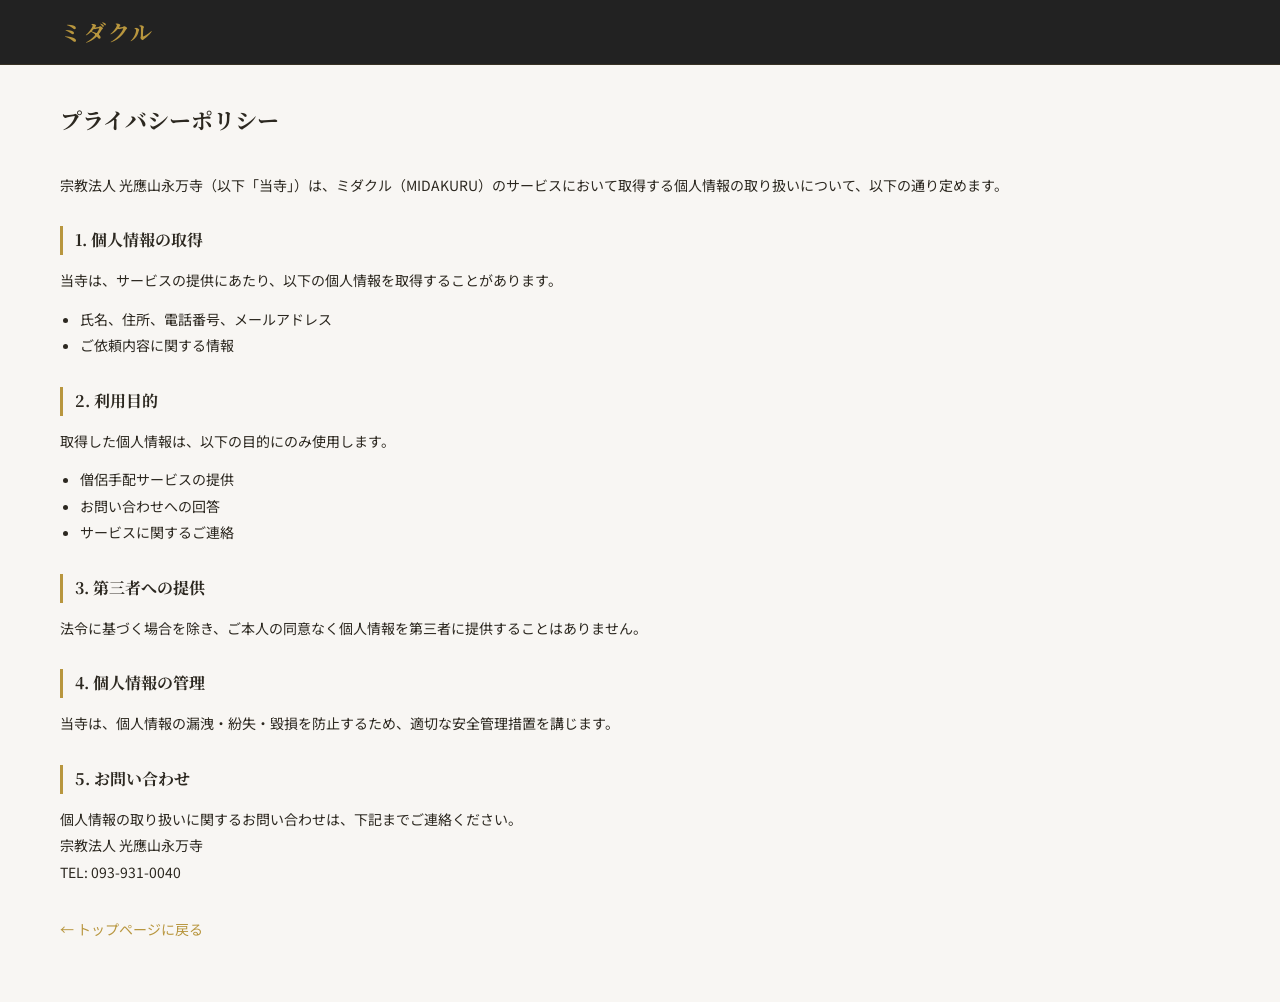
<file: privacy.html>
<!DOCTYPE html>
<html lang="ja">
<head>
  <meta charset="UTF-8">
  <meta name="viewport" content="width=device-width, initial-scale=1.0">

  <!-- GTM (head) -->
  <script>(function(w,d,s,l,i){w[l]=w[l]||[];w[l].push({'gtm.start':
  new Date().getTime(),event:'gtm.js'});var f=d.getElementsByTagName(s)[0],
  j=d.createElement(s),dl=l!='dataLayer'?'&l='+l:'';j.async=true;j.src=
  'https://www.googletagmanager.com/gtm.js?id='+i+dl;f.parentNode.insertBefore(j,f);
  })(window,document,'script','dataLayer','GTM-PJLS8CJ9');</script>

  <!-- GA4 -->
  <script async src="https://www.googletagmanager.com/gtag/js?id=G-Y7WQJVZDSZ"></script>
  <script>
  window.dataLayer = window.dataLayer || [];
  function gtag(){dataLayer.push(arguments);}
  gtag('js', new Date());
  gtag('config', 'G-Y7WQJVZDSZ');
  </script>

  <title>プライバシーポリシー | ミダクル</title>
  <meta name="robots" content="noindex">
  <link rel="icon" href="/favicon.svg" type="image/svg+xml">
  <link rel="preconnect" href="https://fonts.googleapis.com">
  <link rel="preconnect" href="https://fonts.gstatic.com" crossorigin>
  <link href="https://fonts.googleapis.com/css2?family=Noto+Sans+JP:wght@400;500;600;700&family=Noto+Serif+JP:wght@400;700&display=swap" rel="stylesheet">
  <link rel="stylesheet" href="css/style.css">
  <style>
    .legal { padding: 100px 0 60px; }
    .legal h1 { font-family: 'Noto Serif JP', serif; font-size: 22px; margin-bottom: 32px; }
    .legal h2 { font-family: 'Noto Serif JP', serif; font-size: 16px; margin: 28px 0 12px; padding-left: 12px; border-left: 3px solid var(--color-gold); }
    .legal p { font-size: 14px; line-height: 1.9; margin-bottom: 12px; }
    .legal ul { margin-bottom: 16px; padding-left: 20px; }
    .legal li { font-size: 14px; line-height: 1.9; list-style: disc; }
    .legal .back { display: inline-block; margin-top: 20px; color: var(--color-gold); font-size: 14px; }
  </style>
</head>
<body>
  <!-- GTM (noscript) -->
  <noscript><iframe src="https://www.googletagmanager.com/ns.html?id=GTM-PJLS8CJ9"
  height="0" width="0" style="display:none;visibility:hidden"></iframe></noscript>

  <header class="header">
    <div class="container">
      <a href="index.html" class="header__brand">ミダクル</a>
    </div>
  </header>

  <main class="legal">
    <div class="container">
      <h1>プライバシーポリシー</h1>

      <p>宗教法人 光應山永万寺（以下「当寺」）は、ミダクル（MIDAKURU）のサービスにおいて取得する個人情報の取り扱いについて、以下の通り定めます。</p>

      <h2>1. 個人情報の取得</h2>
      <p>当寺は、サービスの提供にあたり、以下の個人情報を取得することがあります。</p>
      <ul>
        <li>氏名、住所、電話番号、メールアドレス</li>
        <li>ご依頼内容に関する情報</li>
      </ul>

      <h2>2. 利用目的</h2>
      <p>取得した個人情報は、以下の目的にのみ使用します。</p>
      <ul>
        <li>僧侶手配サービスの提供</li>
        <li>お問い合わせへの回答</li>
        <li>サービスに関するご連絡</li>
      </ul>

      <h2>3. 第三者への提供</h2>
      <p>法令に基づく場合を除き、ご本人の同意なく個人情報を第三者に提供することはありません。</p>

      <h2>4. 個人情報の管理</h2>
      <p>当寺は、個人情報の漏洩・紛失・毀損を防止するため、適切な安全管理措置を講じます。</p>

      <h2>5. お問い合わせ</h2>
      <p>
        個人情報の取り扱いに関するお問い合わせは、下記までご連絡ください。<br>
        宗教法人 光應山永万寺<br>
        TEL: 093-931-0040
      </p>

      <a href="index.html" class="back">← トップページに戻る</a>
    </div>
  </main>
</body>
</html>
</file>
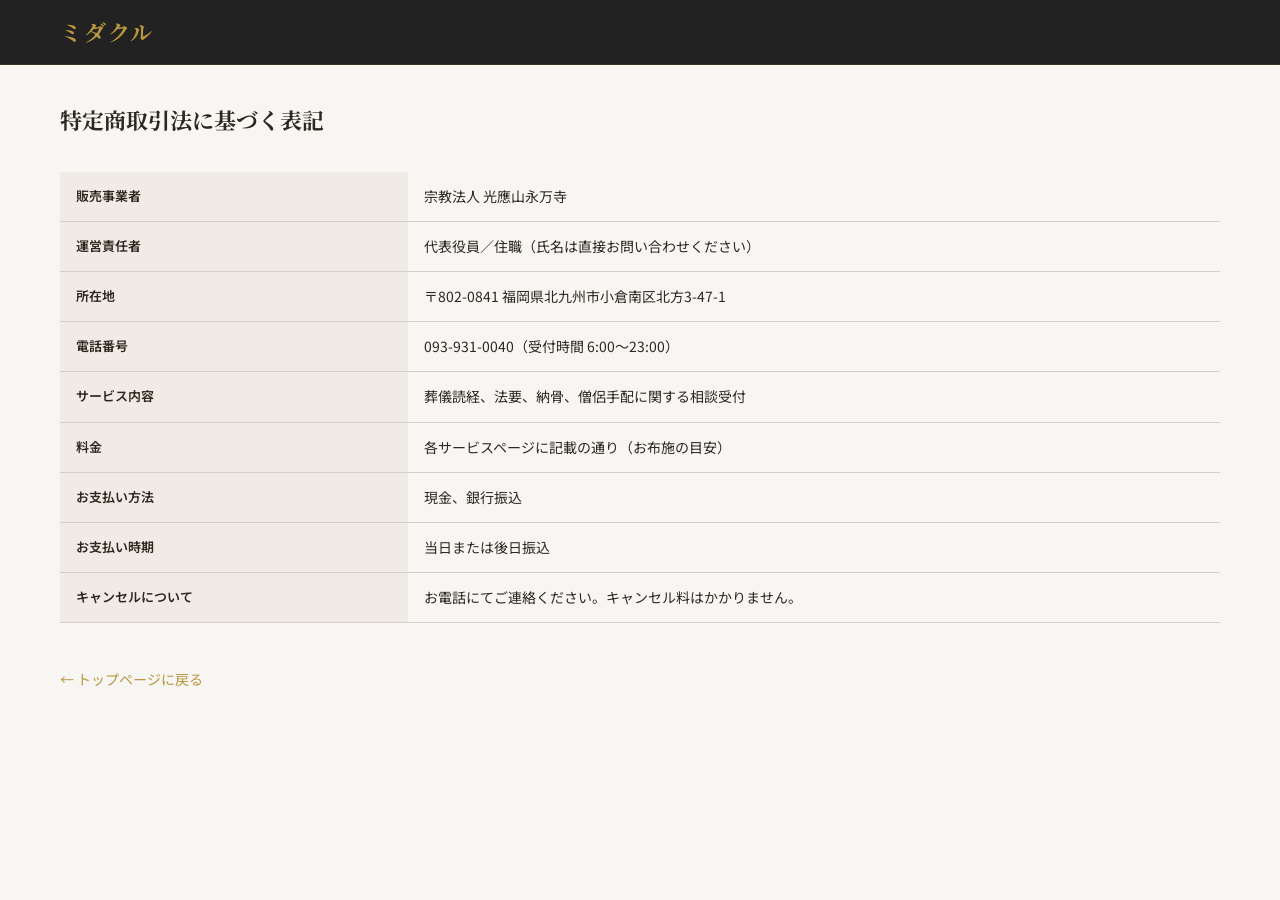
<file: tokusho.html>
<!DOCTYPE html>
<html lang="ja">
<head>
  <meta charset="UTF-8">
  <meta name="viewport" content="width=device-width, initial-scale=1.0">

  <!-- GTM (head) -->
  <script>(function(w,d,s,l,i){w[l]=w[l]||[];w[l].push({'gtm.start':
  new Date().getTime(),event:'gtm.js'});var f=d.getElementsByTagName(s)[0],
  j=d.createElement(s),dl=l!='dataLayer'?'&l='+l:'';j.async=true;j.src=
  'https://www.googletagmanager.com/gtm.js?id='+i+dl;f.parentNode.insertBefore(j,f);
  })(window,document,'script','dataLayer','GTM-PJLS8CJ9');</script>

  <!-- GA4 -->
  <script async src="https://www.googletagmanager.com/gtag/js?id=G-Y7WQJVZDSZ"></script>
  <script>
  window.dataLayer = window.dataLayer || [];
  function gtag(){dataLayer.push(arguments);}
  gtag('js', new Date());
  gtag('config', 'G-Y7WQJVZDSZ');
  </script>

  <title>特定商取引法に基づく表記 | ミダクル</title>
  <meta name="robots" content="noindex">
  <link rel="icon" href="/favicon.svg" type="image/svg+xml">
  <link rel="preconnect" href="https://fonts.googleapis.com">
  <link rel="preconnect" href="https://fonts.gstatic.com" crossorigin>
  <link href="https://fonts.googleapis.com/css2?family=Noto+Sans+JP:wght@400;500;600;700&family=Noto+Serif+JP:wght@400;700&display=swap" rel="stylesheet">
  <link rel="stylesheet" href="css/style.css">
  <style>
    .legal { padding: 100px 0 60px; }
    .legal h1 { font-family: 'Noto Serif JP', serif; font-size: 22px; margin-bottom: 32px; }
    .legal table { width: 100%; border-collapse: collapse; font-size: 14px; margin-bottom: 24px; }
    .legal th, .legal td { padding: 12px 16px; border-bottom: 1px solid var(--color-border); text-align: left; vertical-align: top; }
    .legal th { width: 30%; background: var(--color-bg-alt); font-weight: 600; font-size: 13px; }
    .legal td { line-height: 1.8; }
    .legal .back { display: inline-block; margin-top: 20px; color: var(--color-gold); font-size: 14px; }
  </style>
</head>
<body>
  <!-- GTM (noscript) -->
  <noscript><iframe src="https://www.googletagmanager.com/ns.html?id=GTM-PJLS8CJ9"
  height="0" width="0" style="display:none;visibility:hidden"></iframe></noscript>

  <header class="header">
    <div class="container">
      <a href="index.html" class="header__brand">ミダクル</a>
    </div>
  </header>

  <main class="legal">
    <div class="container">
      <h1>特定商取引法に基づく表記</h1>
      <table>
        <tr><th>販売事業者</th><td>宗教法人 光應山永万寺</td></tr>
        <tr><th>運営責任者</th><td>代表役員／住職（氏名は直接お問い合わせください）</td></tr>
        <tr><th>所在地</th><td>〒802-0841 福岡県北九州市小倉南区北方3-47-1</td></tr>
        <tr><th>電話番号</th><td>093-931-0040（受付時間 6:00〜23:00）</td></tr>
        <tr><th>サービス内容</th><td>葬儀読経、法要、納骨、僧侶手配に関する相談受付</td></tr>
        <tr><th>料金</th><td>各サービスページに記載の通り（お布施の目安）</td></tr>
        <tr><th>お支払い方法</th><td>現金、銀行振込</td></tr>
        <tr><th>お支払い時期</th><td>当日または後日振込</td></tr>
        <tr><th>キャンセルについて</th><td>お電話にてご連絡ください。キャンセル料はかかりません。</td></tr>
      </table>
      <a href="index.html" class="back">← トップページに戻る</a>
    </div>
  </main>
</body>
</html>
</file>
<file: css/style.css>
/* =============================================
   ミダクル LP — style.css
   Mobile-first (375px base → 1200px max)
   「和の品格 × 現代的な明朗さ」
   ============================================= */

/* --- CSS Variables --- */
:root {
  --color-bg: #f8f6f3;
  --color-bg-alt: #f0ece5;
  --color-card: #ffffff;
  --color-border: #d4cfc8;
  --color-text: #2c2820;
  --color-muted: #8a8378;
  --color-accent: #6b5c4c;
  --color-gold: #b8963e;
  --color-gold-light: #f5eedc;
  --color-emergency: #8b2020;
  --color-line: #06C755;
  --color-dark: #1a1a1a;
  --color-dark-soft: #2c2820;

  --font-serif: 'Noto Serif JP', serif;
  --font-sans: 'Noto Sans JP', sans-serif;

  --shadow-sm: 0 1px 3px rgba(44, 40, 32, 0.06);
  --shadow-md: 0 4px 16px rgba(44, 40, 32, 0.08);
  --shadow-lg: 0 8px 32px rgba(44, 40, 32, 0.12);
}

/* --- Reset & Base --- */
*, *::before, *::after { box-sizing: border-box; margin: 0; padding: 0; }

html {
  scroll-behavior: smooth;
  font-size: 16px;
  -webkit-text-size-adjust: 100%;
}

body {
  font-family: var(--font-sans);
  color: var(--color-text);
  background: var(--color-bg);
  line-height: 1.8;
  font-size: 14px;
  -webkit-font-smoothing: antialiased;
}

img { max-width: 100%; height: auto; display: block; }
a { color: inherit; text-decoration: none; }
ul, ol { list-style: none; }

/* --- Utility --- */
.container {
  width: 100%;
  max-width: 1200px;
  margin: 0 auto;
  padding: 0 20px;
}

.section-title {
  font-family: var(--font-serif);
  font-size: 21px;
  font-weight: 700;
  text-align: center;
  margin-bottom: 8px;
  line-height: 1.5;
  color: var(--color-text);
  letter-spacing: 0.04em;
}

.section-title::after {
  content: '';
  display: block;
  width: 40px;
  height: 2px;
  background: var(--color-gold);
  margin: 14px auto 0;
}

.section-subtitle {
  text-align: center;
  color: var(--color-muted);
  font-size: 13px;
  margin-bottom: 36px;
  font-family: var(--font-sans);
}

.gold { color: var(--color-gold); }
.red { color: var(--color-emergency); }

/* --- Scroll offset for fixed header --- */
[id] {
  scroll-margin-top: 64px;
}

/* --- Section spacing --- */
.section {
  padding: 56px 0;
}

.section--white {
  background: var(--color-card);
}

.section--alt {
  background: var(--color-bg-alt);
}

.section--dark {
  background: var(--color-dark);
  color: #e8e4df;
}

.section--dark .section-title {
  color: var(--color-gold);
}

.section--dark .section-title::after {
  background: rgba(184, 150, 62, 0.4);
}

/* Decorative section border */
.section--white + .section--alt,
.section--alt + .section--white {
  border-top: 1px solid var(--color-border);
}

/* =============================================
   1. Header
   ============================================= */
.header {
  position: fixed;
  top: 0;
  left: 0;
  width: 100%;
  z-index: 100;
  background: rgba(26, 26, 26, 0.96);
  backdrop-filter: blur(12px);
  -webkit-backdrop-filter: blur(12px);
  padding: 12px 0;
  border-bottom: 1px solid rgba(184, 150, 62, 0.15);
}

.header .container {
  display: flex;
  align-items: center;
  justify-content: space-between;
}

.header__brand {
  font-family: var(--font-serif);
  font-size: 22px;
  color: var(--color-gold);
  font-weight: 700;
  letter-spacing: 0.08em;
}

.header__phone {
  display: none;
  align-items: center;
  gap: 8px;
  color: #e8e4df;
  font-size: 14px;
  font-weight: 500;
  font-family: var(--font-sans);
  padding: 6px 16px;
  border: 1px solid rgba(184, 150, 62, 0.3);
  border-radius: 6px;
  transition: border-color 0.2s;
}

.header__phone:hover {
  border-color: var(--color-gold);
}

.header__phone-icon {
  width: 16px;
  height: 16px;
}

/* =============================================
   2. Hero
   ============================================= */
.hero {
  background: linear-gradient(170deg, var(--color-dark) 0%, var(--color-dark-soft) 100%);
  color: #e8e4df;
  padding: 100px 0 60px;
  min-height: 100svh;
  display: flex;
  align-items: center;
  position: relative;
  overflow: hidden;
}

/* Subtle texture overlay */
.hero::before {
  content: '';
  position: absolute;
  inset: 0;
  background:
    radial-gradient(ellipse at 20% 50%, rgba(184, 150, 62, 0.06) 0%, transparent 60%),
    radial-gradient(ellipse at 80% 80%, rgba(184, 150, 62, 0.04) 0%, transparent 50%);
  pointer-events: none;
}

.hero .container {
  display: flex;
  flex-direction: column;
  gap: 20px;
  position: relative;
  z-index: 1;
}

.hero__brand {
  font-family: var(--font-serif);
  font-size: 40px;
  color: var(--color-gold);
  font-weight: 700;
  letter-spacing: 0.12em;
  text-shadow: 0 2px 12px rgba(184, 150, 62, 0.2);
}

.hero__sub-brand {
  font-size: 12px;
  color: rgba(184, 150, 62, 0.6);
  letter-spacing: 0.2em;
  font-family: var(--font-sans);
  margin-top: -4px;
}

.hero__copy {
  font-family: var(--font-serif);
  font-size: 23px;
  line-height: 1.8;
  font-weight: 700;
  color: #f0ece5;
}

.hero__copy .gold {
  color: var(--color-gold);
  text-shadow: 0 1px 8px rgba(184, 150, 62, 0.15);
}

.hero__desc {
  font-size: 13px;
  line-height: 2.1;
  color: #a8a298;
  font-family: var(--font-sans);
}

.hero__badge {
  display: inline-flex;
  align-items: baseline;
  gap: 2px;
  background: var(--color-gold);
  color: var(--color-dark);
  padding: 8px 20px;
  border-radius: 4px;
}

.hero__badge-label {
  font-size: 13px;
  font-family: var(--font-sans);
  font-weight: 500;
  margin-right: 4px;
}

.hero__badge-price {
  font-family: var(--font-serif);
  font-size: 30px;
  font-weight: 700;
  line-height: 1;
  letter-spacing: 0;
}

.hero__badge-unit {
  font-size: 13px;
  font-family: var(--font-sans);
  font-weight: 500;
}

.hero__cta-wrap {
  display: flex;
  flex-direction: column;
  gap: 10px;
  margin-top: 4px;
}

.hero__link-row {
  display: grid;
  grid-template-columns: 1fr;
  gap: 8px;
}

.hero__link-row a {
  display: flex;
  align-items: center;
  justify-content: center;
  min-height: 44px;
  border: 1px solid rgba(184, 150, 62, 0.42);
  border-radius: 8px;
  color: #e8e4df;
  background: rgba(255, 255, 255, 0.04);
  font-size: 13px;
  font-weight: 600;
  transition: border-color 0.2s, background 0.2s;
}

.hero__link-row a:hover {
  border-color: var(--color-gold);
  background: rgba(184, 150, 62, 0.12);
}

.btn-phone {
  display: flex;
  flex-direction: column;
  align-items: center;
  justify-content: center;
  background: var(--color-emergency);
  color: #fff;
  padding: 16px;
  border-radius: 8px;
  border: 2px solid rgba(255, 255, 255, 0.2);
  cursor: pointer;
  text-align: center;
  transition: transform 0.15s, box-shadow 0.15s;
  box-shadow: 0 4px 16px rgba(139, 32, 32, 0.35);
  font-family: var(--font-sans);
}

.btn-phone:hover {
  transform: translateY(-1px);
  box-shadow: 0 6px 24px rgba(139, 32, 32, 0.45);
}

.btn-phone:active {
  transform: translateY(0);
}

.btn-phone__label {
  display: block;
  font-size: 11px;
  font-weight: 400;
  letter-spacing: 2px;
  opacity: 0.85;
  margin-bottom: 4px;
}

.btn-phone__number {
  display: block;
  font-size: 20px;
  font-weight: 700;
  letter-spacing: 0.04em;
}

.hero__hours {
  text-align: center;
  font-size: 12px;
  color: rgba(168, 162, 152, 0.8);
  font-family: var(--font-sans);
}

.cta-note {
  font-size: 11px;
  color: var(--color-gold);
  text-align: center;
  margin-top: 8px;
  font-family: var(--font-sans);
  letter-spacing: 0.02em;
}

.cta-note strong {
  font-weight: 700;
}

.cta-note--dark {
  margin-top: 0;
  margin-bottom: 20px;
}

.hero__image {
  width: 100%;
  height: 200px;
  border-radius: 10px;
  overflow: hidden;
  border: 1px solid rgba(184, 150, 62, 0.15);
}

.hero__image img {
  width: 100%;
  height: 100%;
  object-fit: cover;
}

/* =============================================
   Motion Banners
   ============================================= */
.motion-banner-section {
  padding: 30px 0;
  background: var(--color-bg);
}

.motion-banner {
  position: relative;
  isolation: isolate;
  overflow: hidden;
  display: grid;
  gap: 18px;
  border: 1px solid rgba(180, 138, 60, 0.68);
  border-radius: 8px;
  background:
    linear-gradient(135deg, #fffdf7 0%, #f8f1e5 56%, #efe0c8 100%);
  box-shadow: 0 12px 26px rgba(44, 40, 32, 0.18);
  color: var(--color-text);
  animation: bannerImageDrift 18s ease-in-out infinite;
}

.motion-banner::before {
  content: '';
  position: absolute;
  inset: 0;
  z-index: -1;
  background-image:
    radial-gradient(circle at 22% 30%, rgba(180, 138, 60, 0.08) 0 2px, transparent 3px),
    linear-gradient(90deg, rgba(184, 150, 62, 0.05) 1px, transparent 1px),
    linear-gradient(0deg, rgba(184, 150, 62, 0.04) 1px, transparent 1px);
  background-size: 26px 26px, 34px 34px, 34px 34px;
  mask-image: linear-gradient(120deg, rgba(0, 0, 0, 0.42), transparent 76%);
}

.motion-banner::after {
  content: none;
  position: absolute;
  inset: 6px;
  border: 1px solid rgba(184, 150, 62, 0.24);
  border-radius: 5px;
  pointer-events: none;
}

.motion-banner--hero {
  grid-template-columns: 1fr;
  align-items: center;
  padding: 24px 18px;
}

.motion-banner--content {
  grid-template-columns: 1fr;
  margin-top: 34px;
  min-height: 280px;
}

.motion-banner__art {
  position: relative;
  min-height: 150px;
  border-radius: 6px;
  background:
    linear-gradient(180deg, rgba(255, 253, 247, 0), rgba(255, 253, 247, 0.08)),
    url('../images/banner-temple-art.png') left bottom / cover no-repeat;
}

.motion-banner__art--wide {
  min-height: 210px;
  order: -1;
  background:
    linear-gradient(90deg, rgba(255, 253, 247, 0.12), rgba(255, 253, 247, 0)),
    url('../images/banner-temple-art-content.png') 76% center / cover no-repeat;
}

.motion-banner__copy {
  position: relative;
  z-index: 1;
  text-align: center;
  padding: 16px;
  border-radius: 8px;
  background: rgba(255, 253, 247, 0.74);
  backdrop-filter: blur(1px);
  -webkit-backdrop-filter: blur(1px);
}

.motion-banner__eyebrow {
  margin-bottom: 6px;
  color: var(--color-gold);
  font-size: 12px;
  font-weight: 700;
  letter-spacing: 0.08em;
}

.motion-banner__headline {
  font-family: var(--font-serif);
  font-size: 24px;
  line-height: 1.45;
  color: #123c2b;
  margin-bottom: 10px;
  text-shadow: 0 1px 0 rgba(255, 255, 255, 0.72);
}

.motion-banner__text,
.motion-banner__feature {
  color: var(--color-accent);
  font-size: 13px;
  line-height: 1.9;
}

.motion-banner__feature {
  color: var(--color-gold);
  font-weight: 700;
}

.motion-banner__rotator {
  position: relative;
  width: min(100%, 300px);
  height: 32px;
  margin: 16px auto 0;
  color: var(--color-dark-soft);
  font-size: 12px;
  font-weight: 700;
}

.motion-banner__rotator span {
  position: absolute;
  inset: 0;
  display: grid;
  place-items: center;
  border: 1px solid rgba(184, 150, 62, 0.36);
  border-radius: 999px;
  background: rgba(255, 255, 255, 0.66);
  opacity: 0;
  animation: bannerPhrase 9s ease-in-out infinite;
}

.motion-banner__rotator span:nth-child(2) {
  animation-delay: 3s;
}

.motion-banner__rotator span:nth-child(3) {
  animation-delay: 6s;
}

.motion-banner__phone-panel {
  position: relative;
  z-index: 1;
  display: grid;
  justify-items: center;
  gap: 10px;
  padding: 16px 18px;
  border-radius: 8px;
  border: 2px solid rgba(180, 138, 60, 0.7);
  background: rgba(255, 253, 247, 0.84);
  box-shadow: 0 8px 20px rgba(44, 40, 32, 0.13);
}

.motion-banner__phone-label,
.motion-banner__button {
  display: inline-flex;
  align-items: center;
  justify-content: center;
  min-height: 44px;
  padding: 0 28px;
  border-radius: 6px;
  background: linear-gradient(180deg, #164832, #0d3324);
  color: #fff;
  font-size: 15px;
  font-weight: 700;
  box-shadow: 0 8px 18px rgba(44, 40, 32, 0.18);
}

.motion-banner__phone-number {
  font-family: Georgia, 'Times New Roman', serif;
  color: #123c2b;
  font-size: 30px;
  line-height: 1.2;
  letter-spacing: 0.02em;
}

.motion-banner__phone-number::before {
  content: '☎';
  display: inline-grid;
  place-items: center;
  width: 36px;
  height: 36px;
  margin-right: 10px;
  border-radius: 50%;
  background: linear-gradient(180deg, #164832, #0d3324);
  color: #fff;
  font-family: var(--font-sans);
  font-size: 20px;
  vertical-align: 3px;
}

.motion-banner__hours {
  padding: 4px 14px;
  border-radius: 999px;
  background: linear-gradient(180deg, #fff8e8, #ead9ba);
  color: var(--color-accent);
  font-size: 11px;
  border: 1px solid rgba(180, 138, 60, 0.22);
}

.motion-banner__actions {
  display: grid;
  gap: 12px;
  justify-items: center;
  margin-top: 20px;
}

.motion-banner__inline-number {
  font-family: Georgia, 'Times New Roman', serif;
  color: #123c2b;
  font-size: 30px;
  font-weight: 700;
  letter-spacing: 0.02em;
}

.motion-banner__cloud {
  position: absolute;
  width: 96px;
  height: 28px;
  border-radius: 999px;
  border: 1px solid rgba(184, 150, 62, 0.18);
  opacity: 0.52;
  animation: bannerFloat 10s ease-in-out infinite;
  display: none;
}

.motion-banner__cloud::before,
.motion-banner__cloud::after {
  content: '';
  position: absolute;
  top: -11px;
  width: 34px;
  height: 34px;
  border-radius: 50%;
  border: 1px solid rgba(184, 150, 62, 0.18);
  background: rgba(255, 250, 241, 0.5);
}

.motion-banner__cloud::before {
  left: 18px;
}

.motion-banner__cloud::after {
  right: 18px;
}

.motion-banner__cloud--one {
  top: 24px;
  left: 18px;
}

.motion-banner__cloud--two {
  right: 18px;
  bottom: 36px;
  transform: scale(0.76);
  animation-delay: 2s;
}

.temple-illust {
  position: absolute;
  left: 50%;
  bottom: 24px;
  width: 152px;
  height: 112px;
  transform: translateX(-50%);
  animation: templeBreath 7s ease-in-out infinite;
  display: none;
}

.temple-illust--large {
  width: 238px;
  height: 176px;
  bottom: 34px;
}

.temple-illust__roof {
  position: absolute;
  left: 0;
  right: 0;
  top: 0;
  height: 50px;
  background:
    linear-gradient(90deg, rgba(255, 255, 255, 0.2), transparent 18% 82%, rgba(0, 0, 0, 0.12)),
    linear-gradient(135deg, #3f5430, #526b3f);
  clip-path: polygon(50% 0, 100% 64%, 84% 64%, 84% 82%, 16% 82%, 16% 64%, 0 64%);
  box-shadow: 0 6px 0 rgba(12, 47, 34, 0.16);
}

.temple-illust--large .temple-illust__roof {
  height: 76px;
}

.temple-illust__body {
  position: absolute;
  left: 22px;
  right: 22px;
  top: 50px;
  bottom: 12px;
  border: 1px solid rgba(107, 92, 76, 0.36);
  background:
    linear-gradient(90deg, transparent 47%, rgba(107, 92, 76, 0.24) 48% 52%, transparent 53%),
    linear-gradient(#d9c5a0, #a99672);
}

.temple-illust--large .temple-illust__body {
  left: 42px;
  right: 42px;
  top: 76px;
  bottom: 22px;
}

.temple-illust__base {
  position: absolute;
  left: 12px;
  right: 12px;
  bottom: 0;
  height: 14px;
  border-radius: 2px;
  background: linear-gradient(90deg, #8c806c, #c5b28e, #8c806c);
}

.temple-illust--large .temple-illust__base {
  height: 20px;
}

.lotus-mark {
  position: absolute;
  left: 16px;
  bottom: 12px;
  color: rgba(184, 150, 62, 0.28);
  font-family: var(--font-serif);
  font-size: 42px;
  font-weight: 700;
  animation: lotusFade 8s ease-in-out infinite;
  display: none;
}

.lotus-mark--large {
  left: 42px;
  bottom: 30px;
  font-size: 72px;
}

@keyframes bannerPhrase {
  0%, 8% {
    opacity: 0;
    transform: translateY(6px);
  }
  14%, 28% {
    opacity: 1;
    transform: translateY(0);
  }
  36%, 100% {
    opacity: 0;
    transform: translateY(-6px);
  }
}

@keyframes bannerFloat {
  0%, 100% { transform: translateY(0); }
  50% { transform: translateY(-8px); }
}

@keyframes templeBreath {
  0%, 100% { transform: translateX(-50%) translateY(0); }
  50% { transform: translateX(-50%) translateY(-4px); }
}

@keyframes lotusFade {
  0%, 100% { opacity: 0.22; }
  50% { opacity: 0.42; }
}

@keyframes bannerImageDrift {
  0%, 100% { background-position: center center, center center, center center; }
  50% { background-position: center center, 48% 50%, center center; }
}

/* =============================================
   3. Trust Bar
   ============================================= */
.trust-bar {
  padding: 36px 0;
  background: var(--color-bg);
  border-bottom: 1px solid var(--color-border);
}

.trust-bar__grid {
  display: grid;
  grid-template-columns: repeat(2, 1fr);
  gap: 12px;
}

.trust-bar__item {
  text-align: center;
  padding: 18px 10px 20px;
  background:
    linear-gradient(180deg, rgba(255, 253, 247, 0.96), rgba(248, 246, 243, 0.96));
  border-radius: 8px;
  border: 1px solid rgba(184, 150, 62, 0.24);
  box-shadow: var(--shadow-sm);
  transition: box-shadow 0.2s, transform 0.2s;
}

.trust-bar__item:hover {
  box-shadow: var(--shadow-md);
  transform: translateY(-1px);
}

.trust-bar__icon {
  width: 74px;
  height: 74px;
  margin: 0 auto 10px;
  border-radius: 50%;
  background-image: url('../images/trust-icons-set.png');
  background-repeat: no-repeat;
  background-size: 400% 100%;
  filter: drop-shadow(0 4px 8px rgba(44, 40, 32, 0.1));
}

.trust-bar__icon--temple {
  background-position: 0% 50%;
}

.trust-bar__icon--candle {
  background-position: 33.333% 50%;
}

.trust-bar__icon--beads {
  background-position: 66.666% 50%;
}

.trust-bar__icon--hearse {
  background-position: 100% 50%;
}

.trust-bar__title {
  font-family: var(--font-serif);
  font-size: 14px;
  font-weight: 700;
  margin-bottom: 4px;
  color: var(--color-text);
}

.trust-bar__text {
  font-size: 11px;
  color: var(--color-gold);
  font-weight: 500;
}

/* =============================================
   4. Pain Points (お悩み共感)
   ============================================= */
.pain__list {
  display: flex;
  flex-direction: column;
  gap: 10px;
  max-width: 700px;
  margin: 0 auto;
}

.pain__item {
  padding: 14px 16px 14px 40px;
  border-left: 4px solid var(--color-emergency);
  background: var(--color-card);
  border-radius: 0 8px 8px 0;
  font-size: 14px;
  font-family: var(--font-sans);
  line-height: 1.6;
  position: relative;
  box-shadow: var(--shadow-sm);
}

.pain__item::before {
  content: '✓';
  position: absolute;
  left: 14px;
  top: 14px;
  color: var(--color-emergency);
  font-weight: 700;
  font-size: 13px;
}

/* =============================================
   5. Reasons (選ばれる理由)
   ============================================= */
.reasons__grid {
  display: flex;
  flex-direction: column;
  gap: 16px;
}

.reason-card {
  background: var(--color-card);
  border-radius: 12px;
  padding: 28px 22px;
  border: 1px solid var(--color-border);
  box-shadow: var(--shadow-sm);
  position: relative;
  transition: box-shadow 0.2s;
}

.reason-card:hover {
  box-shadow: var(--shadow-md);
}

.reason-card__number {
  display: inline-flex;
  align-items: center;
  justify-content: center;
  width: 36px;
  height: 36px;
  background: linear-gradient(135deg, var(--color-gold), #9a7a2e);
  color: #fff;
  border-radius: 50%;
  font-family: var(--font-serif);
  font-size: 15px;
  font-weight: 700;
  margin-bottom: 14px;
  box-shadow: 0 2px 8px rgba(184, 150, 62, 0.25);
}

.reason-card__title {
  font-family: var(--font-serif);
  font-size: 15px;
  font-weight: 700;
  margin-bottom: 10px;
  line-height: 1.6;
  color: var(--color-text);
}

.reason-card__text {
  font-size: 13px;
  font-family: var(--font-sans);
  color: var(--color-muted);
  line-height: 1.9;
}

.reason-card__emphasis {
  margin-top: 14px;
  padding: 12px 14px;
  border: 1px solid rgba(184, 150, 62, 0.36);
  border-radius: 8px;
  background: var(--color-gold-light);
  color: var(--color-dark-soft);
  font-size: 13px;
  font-weight: 700;
  line-height: 1.7;
}

/* =============================================
   6. Pricing (料金表)
   ============================================= */
.pricing__block {
  margin-bottom: 32px;
}

.pricing__heading {
  font-family: var(--font-serif);
  font-size: 16px;
  font-weight: 700;
  margin-bottom: 14px;
  padding-left: 14px;
  border-left: 3px solid var(--color-gold);
  color: var(--color-text);
}

.price-table {
  width: 100%;
  border-collapse: collapse;
  font-size: 13px;
  background: var(--color-card);
  border-radius: 10px;
  overflow: hidden;
  border: 1px solid var(--color-border);
  box-shadow: var(--shadow-sm);
}

.price-table th,
.price-table td {
  padding: 14px 16px;
  text-align: left;
  border-bottom: 1px solid var(--color-border);
  font-family: var(--font-sans);
}

.price-table th {
  background: var(--color-bg-alt);
  font-weight: 600;
  font-size: 12px;
  color: var(--color-accent);
  font-family: var(--font-serif);
  letter-spacing: 0.04em;
}

.price-table td:last-child {
  text-align: right;
  font-weight: 700;
  white-space: nowrap;
  color: var(--color-text);
  font-size: 15px;
}

.price-table small {
  color: var(--color-muted);
  font-size: 11px;
}

.price-table tr:last-child td { border-bottom: none; }

.price-table__highlight td {
  background: linear-gradient(90deg, rgba(245, 238, 220, 0.92), rgba(255, 255, 255, 0.96));
}

.price-table__highlight td:first-child {
  border-left: 4px solid var(--color-gold);
}

.price-table__badge {
  display: inline-flex;
  margin-top: 8px;
  padding: 4px 10px;
  border-radius: 999px;
  background: var(--color-dark-soft);
  color: #fff;
  font-size: 11px;
  font-weight: 700;
}

/* Special offer box */
.offer-box {
  background: linear-gradient(135deg, var(--color-gold-light), #ece3cc);
  border: 2px solid var(--color-gold);
  border-radius: 12px;
  padding: 24px;
  margin-top: 20px;
  margin-bottom: 28px;
  box-shadow: 0 2px 12px rgba(184, 150, 62, 0.12);
}

.offer-box__title {
  font-family: var(--font-serif);
  font-size: 15px;
  font-weight: 700;
  color: var(--color-accent);
  margin-bottom: 12px;
  display: flex;
  align-items: center;
  gap: 8px;
}

.offer-box__title::before {
  content: '★';
  color: var(--color-gold);
  font-size: 14px;
}

.offer-box__item {
  font-size: 13px;
  font-family: var(--font-sans);
  line-height: 1.9;
  margin-bottom: 8px;
  padding-left: 18px;
  position: relative;
  color: var(--color-text);
}

.offer-box__item::before {
  content: '▸';
  position: absolute;
  left: 0;
  color: var(--color-gold);
  font-weight: 700;
}

.pricing__notes {
  font-size: 11px;
  color: var(--color-muted);
  line-height: 1.9;
  margin-top: 16px;
  font-family: var(--font-sans);
}

.pricing__notes p {
  margin-bottom: 4px;
}

/* =============================================
   7. Temple (運営寺院)
   ============================================= */
.temple-block {
  display: grid;
  gap: 24px;
  overflow: hidden;
  border: 1px solid var(--color-border);
  border-radius: 14px;
  background:
    radial-gradient(ellipse at 12% 18%, rgba(184, 150, 62, 0.12), transparent 44%),
    linear-gradient(135deg, #fff, var(--color-bg));
  box-shadow: var(--shadow-md);
}

.temple-block__content {
  padding: 28px 24px 0;
}

.temple-block__eyebrow {
  color: var(--color-gold);
  font-size: 12px;
  font-weight: 700;
  letter-spacing: 0.08em;
  margin-bottom: 8px;
}

.temple-block__title {
  font-family: var(--font-serif);
  font-size: 20px;
  line-height: 1.6;
  margin-bottom: 16px;
}

.temple-block__text {
  color: var(--color-accent);
  font-size: 13px;
  line-height: 2;
  margin-bottom: 12px;
}

.temple-block__actions {
  display: grid;
  gap: 10px;
  margin-top: 20px;
}

.temple-block__actions a {
  display: flex;
  align-items: center;
  justify-content: center;
  min-height: 46px;
  border-radius: 8px;
  border: 1px solid var(--color-gold);
  color: var(--color-text);
  background: var(--color-gold-light);
  font-size: 13px;
  font-weight: 700;
}

.temple-block__actions a:first-child {
  background: var(--color-dark-soft);
  color: #fff;
  border-color: var(--color-dark-soft);
}

.temple-block__photo {
  min-height: 220px;
}

.temple-block__photo img {
  width: 100%;
  height: 100%;
  object-fit: cover;
}

/* =============================================
   8. Monto (門徒登録)
   ============================================= */
.monto__catch {
  font-family: var(--font-serif);
  font-size: 18px;
  font-weight: 700;
  text-align: center;
  margin-bottom: 10px;
  line-height: 1.7;
  color: var(--color-text);
}

.monto__sub {
  text-align: center;
  font-size: 13px;
  color: var(--color-muted);
  margin-bottom: 28px;
  line-height: 1.9;
  font-family: var(--font-sans);
}

/* Comparison table */
.compare-table {
  width: 100%;
  border-collapse: collapse;
  font-size: 13px;
  background: var(--color-card);
  border-radius: 10px;
  overflow: hidden;
  border: 1px solid var(--color-border);
  margin-bottom: 28px;
  box-shadow: var(--shadow-sm);
}

.compare-table th,
.compare-table td {
  padding: 12px 14px;
  text-align: center;
  border-bottom: 1px solid var(--color-border);
  font-family: var(--font-sans);
}

.compare-table thead th {
  background: var(--color-bg-alt);
  font-weight: 600;
  font-size: 12px;
  font-family: var(--font-serif);
  color: var(--color-accent);
  letter-spacing: 0.04em;
}

.compare-table th:first-child,
.compare-table td:first-child {
  text-align: left;
  font-size: 12px;
}

.compare-table .col-monto {
  background: var(--color-gold-light);
  font-weight: 700;
  color: var(--color-emergency);
  font-size: 14px;
}

.compare-table thead .col-monto {
  color: var(--color-dark);
  background: linear-gradient(135deg, var(--color-gold-light), #ece3cc);
}

.monto-message {
  background: var(--color-card);
  border: 1px solid var(--color-border);
  border-radius: 12px;
  padding: 24px;
  margin-bottom: 28px;
  box-shadow: var(--shadow-sm);
  font-size: 13px;
  text-align: center;
  color: var(--color-accent);
  line-height: 1.9;
}

/* Monto info list */
.monto__info {
  font-size: 13px;
  line-height: 2;
  color: var(--color-muted);
  font-family: var(--font-sans);
}

.monto__info li {
  padding-left: 18px;
  position: relative;
}

.monto__info li::before {
  content: '・';
  position: absolute;
  left: 0;
  color: var(--color-gold);
}

/* =============================================
   9. Service Difference
   ============================================= */
.competitor-table-wrap {
  overflow-x: auto;
  -webkit-overflow-scrolling: touch;
  margin-bottom: 14px;
}

.competitor-table {
  width: 100%;
  min-width: 480px;
  border-collapse: collapse;
  font-size: 12px;
  background: var(--color-card);
  border-radius: 10px;
  overflow: hidden;
  border: 1px solid var(--color-border);
  box-shadow: var(--shadow-sm);
}

.competitor-table th,
.competitor-table td {
  padding: 11px 10px;
  text-align: center;
  border-bottom: 1px solid var(--color-border);
  border-right: 1px solid var(--color-border);
  font-family: var(--font-sans);
}

.competitor-table th:last-child,
.competitor-table td:last-child {
  border-right: none;
}

.competitor-table thead th {
  background: var(--color-bg-alt);
  font-weight: 600;
  font-size: 11px;
  white-space: nowrap;
  font-family: var(--font-serif);
  color: var(--color-accent);
}

.competitor-table th:first-child,
.competitor-table td:first-child {
  text-align: left;
  white-space: nowrap;
  font-size: 11px;
  width: 28%;
}

.competitor-table .col-midakuru {
  background: var(--color-gold-light);
  font-weight: 700;
  color: var(--color-text);
}

.competitor-table thead .col-midakuru {
  background: linear-gradient(135deg, var(--color-gold), #9a7a2e);
  color: #fff;
}

.competitor-note {
  font-size: 10px;
  color: var(--color-muted);
  line-height: 1.7;
  font-family: var(--font-sans);
}

/* =============================================
   10. Flow (ご利用の流れ)
   ============================================= */
.flow__timeline {
  position: relative;
  padding-left: 44px;
  max-width: 700px;
  margin: 0 auto;
}

.flow__timeline::before {
  content: '';
  position: absolute;
  left: 16px;
  top: 18px;
  bottom: 18px;
  width: 2px;
  background: linear-gradient(180deg, var(--color-gold), rgba(184, 150, 62, 0.2));
}

.flow__step {
  position: relative;
  margin-bottom: 32px;
}

.flow__step:last-child { margin-bottom: 0; }

.flow__number {
  position: absolute;
  left: -44px;
  top: 0;
  width: 34px;
  height: 34px;
  background: linear-gradient(135deg, var(--color-gold), #9a7a2e);
  color: #fff;
  border-radius: 50%;
  display: flex;
  align-items: center;
  justify-content: center;
  font-family: var(--font-serif);
  font-size: 14px;
  font-weight: 700;
  z-index: 1;
  box-shadow: 0 2px 8px rgba(184, 150, 62, 0.25);
}

.flow__title {
  font-family: var(--font-serif);
  font-size: 15px;
  font-weight: 700;
  margin-bottom: 6px;
  color: var(--color-text);
}

.flow__text {
  font-size: 13px;
  font-family: var(--font-sans);
  color: var(--color-muted);
  line-height: 1.9;
}

/* =============================================
   11. FAQ
   ============================================= */
.faq__list {
  display: flex;
  flex-direction: column;
  gap: 10px;
  max-width: 800px;
  margin: 0 auto;
}

.faq__item {
  background: var(--color-card);
  border: 1px solid var(--color-border);
  border-radius: 10px;
  overflow: hidden;
  box-shadow: var(--shadow-sm);
  transition: box-shadow 0.2s;
}

.faq__item:hover {
  box-shadow: var(--shadow-md);
}

.faq__question {
  width: 100%;
  display: flex;
  align-items: center;
  justify-content: space-between;
  gap: 12px;
  padding: 18px 18px;
  background: none;
  border: none;
  cursor: pointer;
  font-size: 14px;
  font-weight: 600;
  text-align: left;
  color: var(--color-text);
  font-family: var(--font-sans);
  line-height: 1.6;
}

.faq__question::before {
  content: 'Q.';
  flex-shrink: 0;
  font-family: var(--font-serif);
  color: var(--color-gold);
  font-weight: 700;
  font-size: 17px;
}

.faq__icon {
  flex-shrink: 0;
  width: 22px;
  height: 22px;
  position: relative;
  transition: transform 0.3s;
}

.faq__icon::before,
.faq__icon::after {
  content: '';
  position: absolute;
  background: var(--color-gold);
  border-radius: 1px;
}

.faq__icon::before {
  top: 50%;
  left: 3px;
  right: 3px;
  height: 2px;
  transform: translateY(-50%);
}

.faq__icon::after {
  left: 50%;
  top: 3px;
  bottom: 3px;
  width: 2px;
  transform: translateX(-50%);
  transition: transform 0.3s;
}

.faq__item.is-open .faq__icon::after {
  transform: translateX(-50%) scaleY(0);
}

.faq__answer {
  max-height: 0;
  overflow: hidden;
  transition: max-height 0.3s ease;
}

.faq__answer-inner {
  padding: 0 18px 18px 18px;
  font-size: 13px;
  line-height: 1.9;
  color: var(--color-muted);
  border-top: 1px solid var(--color-border);
  padding-top: 14px;
  font-family: var(--font-sans);
}

/* =============================================
   12. Area (対応エリア)
   ============================================= */
.area__map {
  width: 100%;
  height: 280px;
  border-radius: 12px;
  overflow: hidden;
  margin-bottom: 24px;
  border: 1px solid var(--color-border);
  box-shadow: var(--shadow-md);
}

.area__map iframe {
  width: 100%;
  height: 100%;
  border: 0;
}

.area__list {
  display: flex;
  flex-wrap: wrap;
  gap: 8px;
  justify-content: center;
}

.area__tag {
  display: inline-block;
  background: var(--color-card);
  border: 1px solid var(--color-border);
  border-radius: 20px;
  padding: 6px 16px;
  font-size: 12px;
  font-family: var(--font-sans);
  color: var(--color-text);
  transition: background 0.2s, border-color 0.2s;
}

.area__tag:hover {
  background: var(--color-gold-light);
  border-color: var(--color-gold);
}

/* =============================================
   13. Profile (住職紹介)
   ============================================= */
.profile__wrap {
  display: flex;
  flex-direction: column;
  align-items: center;
  gap: 28px;
}

.profile__photo {
  width: 180px;
  height: 180px;
  border-radius: 50%;
  overflow: hidden;
  background: var(--color-bg-alt);
  border: 3px solid var(--color-gold);
  display: flex;
  align-items: center;
  justify-content: center;
  flex-shrink: 0;
  box-shadow: 0 4px 20px rgba(184, 150, 62, 0.15);
}

.profile__photo img {
  width: 100%;
  height: 100%;
  object-fit: cover;
}

.profile__info {
  text-align: center;
}

.profile__temple {
  font-size: 12px;
  color: var(--color-gold);
  margin-bottom: 4px;
  font-family: var(--font-sans);
  letter-spacing: 0.06em;
}

.profile__name {
  font-family: var(--font-serif);
  font-size: 20px;
  font-weight: 700;
  margin-bottom: 4px;
  color: var(--color-text);
}

.profile__role {
  font-size: 12px;
  color: var(--color-muted);
  margin-bottom: 20px;
  font-family: var(--font-sans);
}

.profile__text {
  font-size: 14px;
  line-height: 2;
  color: var(--color-accent);
  max-width: 600px;
  font-family: var(--font-sans);
}

/* =============================================
   14. Final CTA
   ============================================= */
.final-cta {
  text-align: center;
  background: linear-gradient(170deg, var(--color-dark) 0%, var(--color-dark-soft) 100%);
  position: relative;
}

.final-cta::before {
  content: '';
  position: absolute;
  inset: 0;
  background: radial-gradient(ellipse at 50% 30%, rgba(184, 150, 62, 0.08) 0%, transparent 60%);
  pointer-events: none;
}

.final-cta .container {
  position: relative;
  z-index: 1;
}

.final-cta .section-title {
  color: var(--color-gold);
  font-size: 22px;
}

.final-cta__sub {
  font-size: 13px;
  color: #a8a298;
  margin-bottom: 28px;
  font-family: var(--font-sans);
}

.final-cta__btn-wrap {
  display: flex;
  flex-direction: column;
  gap: 12px;
  max-width: 420px;
  margin: 0 auto 28px;
}

.final-cta .btn-phone {
  padding: 20px 32px;
}

.final-cta .btn-phone__number {
  font-size: 24px;
}

.final-cta .btn-phone__label {
  font-size: 12px;
}

.final-cta__info {
  font-size: 11px;
  color: var(--color-muted);
  line-height: 1.9;
  font-family: var(--font-sans);
}

/* =============================================
   15. Sticky CTA
   ============================================= */
.sticky-cta {
  position: fixed;
  bottom: 0;
  left: 0;
  width: 100%;
  z-index: 90;
  display: grid;
  grid-template-columns: 1.14fr 0.96fr 0.82fr;
  min-height: 78px;
  transform: translateY(100%);
  transition: transform 0.3s ease;
  border-top: 1px solid rgba(184, 150, 62, 0.6);
  box-shadow: 0 -10px 24px rgba(0, 0, 0, 0.16);
}

.sticky-cta.is-visible {
  transform: translateY(0);
}

.sticky-cta a {
  text-decoration: none;
}

.sticky-cta__message {
  display: grid;
  place-content: center;
  gap: 2px;
  padding: 8px 10px 8px 48px;
  background:
    radial-gradient(circle at 28px 50%, rgba(255, 255, 255, 0.12) 0 27px, transparent 28px),
    linear-gradient(135deg, #123c2b, #0c2f22);
  color: #fff;
  text-align: center;
  position: relative;
}

.sticky-cta__message::before {
  content: '';
  position: absolute;
  left: 14px;
  top: 50%;
  width: 38px;
  height: 38px;
  transform: translateY(-50%);
  display: grid;
  place-items: center;
  border: 1px solid rgba(255, 255, 255, 0.58);
  border-radius: 50%;
  background:
    rgba(255, 253, 247, 0.96) url('../images/trust-icons-set.png') 0% 50% / 400% 100% no-repeat;
  box-shadow: 0 2px 8px rgba(0, 0, 0, 0.14);
}

.sticky-cta__message span {
  font-family: var(--font-serif);
  font-size: 13px;
  font-weight: 700;
  line-height: 1.35;
}

.sticky-cta__message small {
  color: rgba(255, 255, 255, 0.78);
  font-size: 10px;
}

.sticky-cta__phone {
  display: grid;
  place-content: center;
  gap: 1px;
  padding: 8px;
  background: linear-gradient(135deg, #b48a3c, #9a6f25);
  color: #fff;
  text-align: center;
  font-weight: 700;
  animation: ctaGlow 4.8s ease-in-out infinite;
}

.sticky-cta__phone span {
  font-size: 13px;
}

.sticky-cta__phone strong {
  font-size: 15px;
  line-height: 1.25;
  letter-spacing: 0.02em;
}

.sticky-cta__price {
  display: grid;
  place-content: center;
  padding: 8px;
  background: linear-gradient(180deg, #fffdf7, #f5eedc);
  color: var(--color-text);
  font-size: 14px;
  font-weight: 700;
  text-align: center;
  border-left: 1px solid rgba(184, 150, 62, 0.35);
}

/* =============================================
   16. Footer
   ============================================= */
.footer {
  background: var(--color-dark);
  color: #a8a298;
  padding: 48px 0 100px;
  font-size: 12px;
  border-top: 1px solid rgba(184, 150, 62, 0.15);
}

.footer__links {
  display: flex;
  justify-content: center;
  gap: 24px;
  margin-bottom: 24px;
  font-family: var(--font-sans);
}

.footer__links a {
  color: #a8a298;
  transition: color 0.2s;
}

.footer__links a:hover { color: var(--color-gold); }

.footer__org {
  text-align: center;
  line-height: 1.9;
  margin-bottom: 16px;
  font-family: var(--font-sans);
}

.footer__copy {
  text-align: center;
  color: var(--color-muted);
  font-size: 10px;
  font-family: var(--font-sans);
}

/* =============================================
   Scroll Reveal
   ============================================= */
[data-reveal] {
  opacity: 0;
  transform: translateY(24px);
  transition: opacity 0.7s ease, transform 0.7s ease;
}

[data-reveal].is-revealed {
  opacity: 1;
  transform: translateY(0);
}

@media (max-width: 767px) {
  body {
    padding-bottom: 78px;
  }
}

@keyframes ctaGlow {
  0%, 100% {
    filter: brightness(1);
  }
  50% {
    filter: brightness(1.08);
  }
}

@media (prefers-reduced-motion: reduce) {
  *,
  *::before,
  *::after {
    animation-duration: 0.01ms !important;
    animation-iteration-count: 1 !important;
    scroll-behavior: auto !important;
    transition-duration: 0.01ms !important;
  }
}

/* =============================================
   PC Responsive (min-width: 768px)
   ============================================= */
@media (min-width: 768px) {
  .section { padding: 80px 0; }

  .section-title { font-size: 26px; margin-bottom: 10px; }
  .section-title::after { width: 48px; margin-top: 16px; }

  .header__phone { display: flex; }

  /* Hero 2-column */
  .hero { min-height: auto; padding: 130px 0 90px; }
  .hero .container {
    flex-direction: row;
    align-items: center;
    gap: 56px;
  }
  .hero__content { flex: 1; }
  .hero__brand { font-size: 48px; }
  .hero__image {
    display: block;
    flex: 0 0 380px;
    height: 420px;
    border-radius: 14px;
    overflow: hidden;
    box-shadow: var(--shadow-lg);
    border: 1px solid rgba(184, 150, 62, 0.15);
  }
  .hero__image img {
    width: 100%;
    height: 100%;
    object-fit: cover;
  }
  .hero__copy { font-size: 30px; }
  .hero__badge-price { font-size: 36px; }
  .hero__badge-label,
  .hero__badge-unit { font-size: 14px; }
  .hero__link-row { grid-template-columns: repeat(2, 1fr); }

  /* Motion banners */
  .motion-banner-section { padding: 34px 0; }
  .motion-banner {
    background:
      linear-gradient(90deg, rgba(255, 253, 247, 0.2), rgba(255, 253, 247, 0.5)),
      url('../images/banner-temple-art.png') center / cover no-repeat,
      linear-gradient(135deg, #fffdf7 0%, #f8f1e5 56%, #efe0c8 100%);
  }
  .motion-banner--hero {
    grid-template-columns: 170px minmax(0, 1fr) 352px;
    min-height: 210px;
    padding: 24px 34px 24px 0;
    gap: 22px;
  }
  .motion-banner--content {
    grid-template-columns: 58% 42%;
    align-items: stretch;
    min-height: 286px;
    background:
      linear-gradient(90deg, rgba(255, 253, 247, 0.86) 0 50%, rgba(255, 253, 247, 0.2) 74%),
      url('../images/banner-temple-art-content.png') center / cover no-repeat,
      linear-gradient(135deg, #fffdf7 0%, #f8f1e5 56%, #efe0c8 100%);
  }
  .motion-banner--content .motion-banner__copy {
    align-self: center;
    padding: 38px 36px 38px 42px;
  }
  .motion-banner__art {
    min-height: 180px;
    align-self: stretch;
  }
  .motion-banner--hero .motion-banner__art {
    min-height: 160px;
    background: transparent;
  }
  .motion-banner__art--wide {
    order: initial;
    min-height: 286px;
    border-radius: 0;
    background: transparent;
  }
  .motion-banner__copy {
    align-self: center;
  }
  .motion-banner__headline {
    font-size: 34px;
  }
  .motion-banner--content .motion-banner__headline {
    font-size: 32px;
  }
  .motion-banner__text,
  .motion-banner__feature {
    font-size: 16px;
  }
  .motion-banner__phone-number {
    font-size: 35px;
  }
  .motion-banner__phone-label {
    width: 100%;
  }
  .motion-banner__hours {
    font-size: 14px;
    padding: 5px 28px;
  }
  .motion-banner__actions {
    grid-template-columns: auto auto;
    justify-content: center;
    align-items: center;
    gap: 30px;
  }
  .motion-banner__actions::before {
    content: '';
    order: 2;
    width: 1px;
    height: 46px;
    background: rgba(107, 92, 76, 0.36);
  }
  .motion-banner__button {
    order: 1;
    min-width: 280px;
    min-height: 62px;
    font-size: 20px;
  }
  .motion-banner__inline-number {
    order: 3;
    font-size: 38px;
  }
  .motion-banner--hero .temple-illust {
    left: 54%;
    bottom: 12px;
  }
  .motion-banner--hero .lotus-mark {
    top: 20px;
    bottom: auto;
    left: 22px;
    width: 54px;
    height: 54px;
    display: grid;
    place-items: center;
    border-radius: 50%;
    border: 1px solid rgba(180, 138, 60, 0.32);
    background: rgba(255, 250, 241, 0.48);
    font-size: 24px;
  }

  /* Trust bar */
  .trust-bar__grid { grid-template-columns: repeat(4, 1fr); gap: 16px; }

  /* Reasons 2-col */
  .reasons__grid {
    display: grid;
    grid-template-columns: repeat(2, 1fr);
    gap: 20px;
  }

  /* Temple block */
  .temple-block {
    grid-template-columns: 1.12fr 0.88fr;
    align-items: stretch;
  }
  .temple-block__content {
    padding: 42px 44px;
  }
  .temple-block__title {
    font-size: 25px;
  }
  .temple-block__actions {
    grid-template-columns: repeat(2, minmax(0, 1fr));
  }
  .temple-block__photo {
    min-height: 380px;
  }

  /* Profile side by side */
  .profile__wrap {
    flex-direction: row;
    text-align: left;
    gap: 40px;
  }
  .profile__info { text-align: left; }

  /* Area map taller */
  .area__map { height: 400px; }

  /* Sticky CTA hidden on PC */
  .sticky-cta { display: none; }

  /* Footer bottom padding reset */
  .footer { padding-bottom: 48px; }
}

@media (min-width: 1024px) {
  .hero__image { flex: 0 0 460px; height: 480px; }
  .hero__copy { font-size: 34px; }
  .hero__brand { font-size: 52px; }

  .reasons__grid { grid-template-columns: repeat(3, 1fr); }
}
</file>
